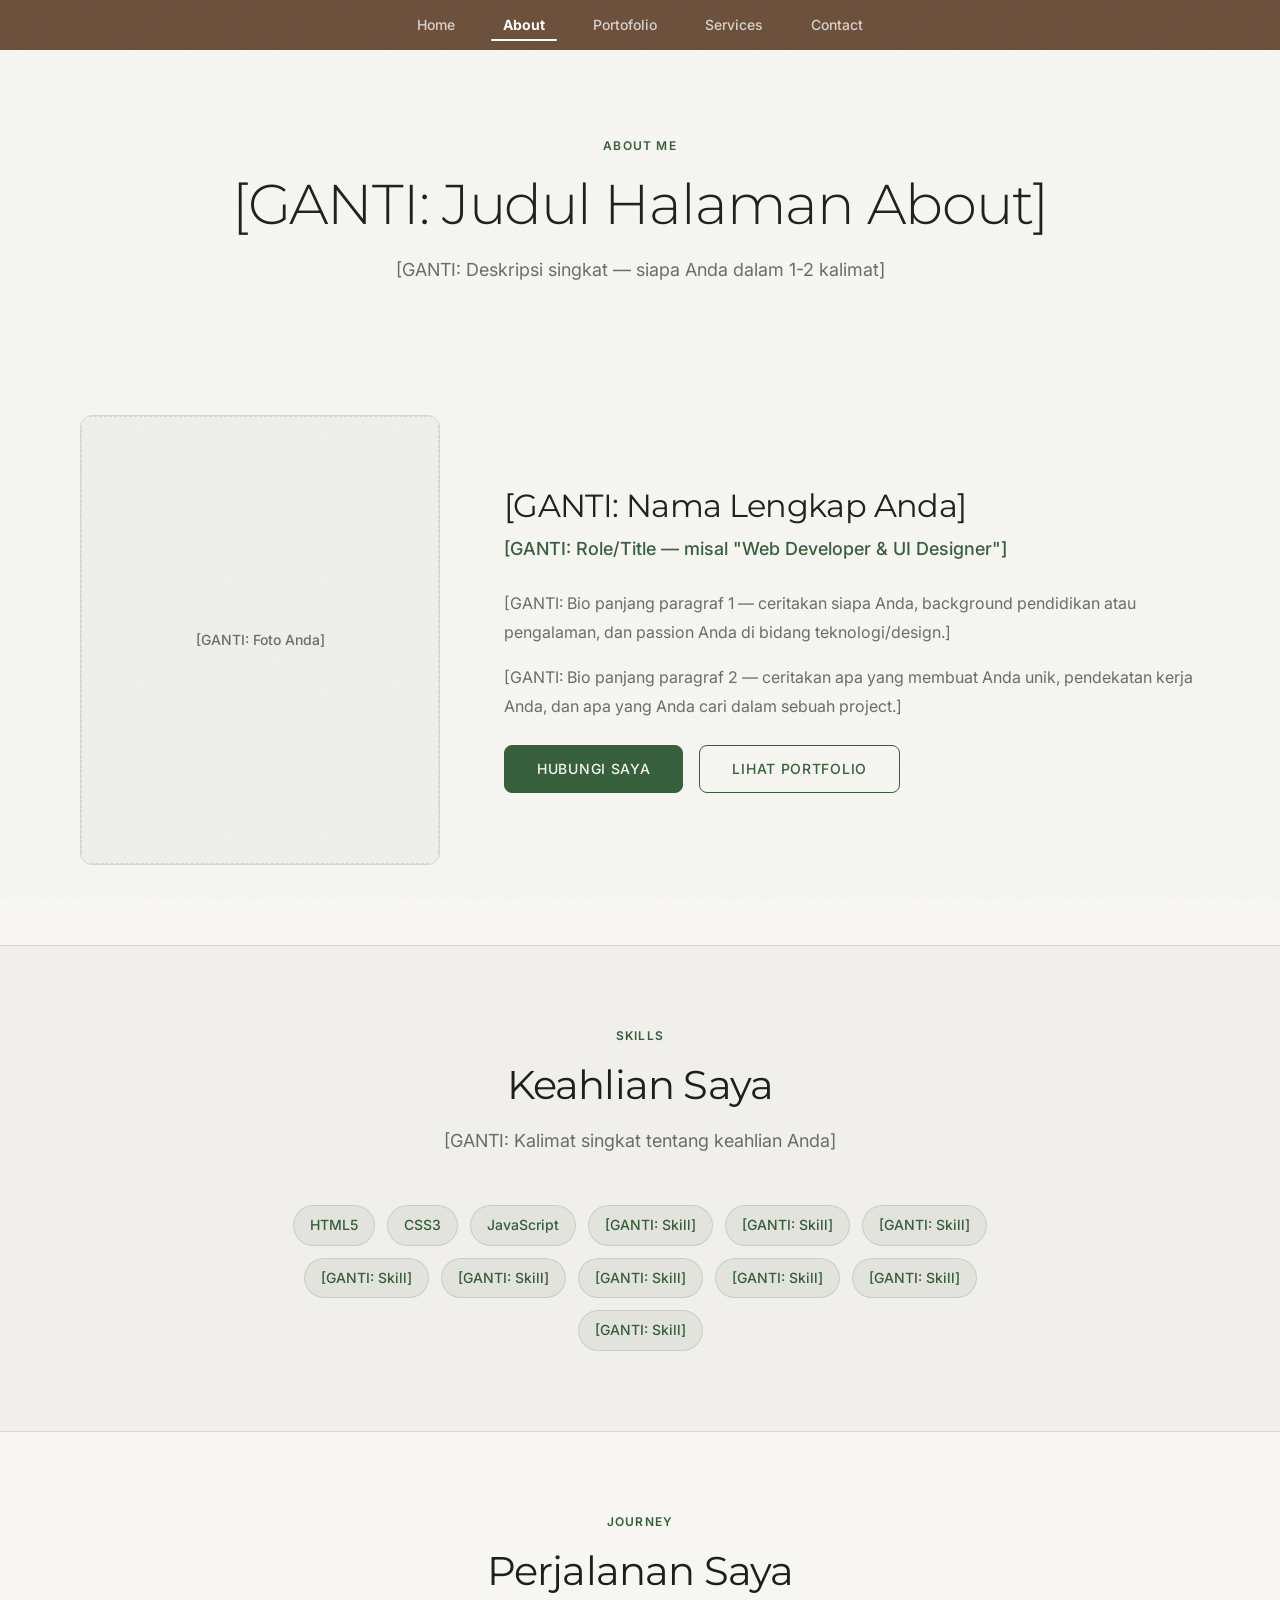
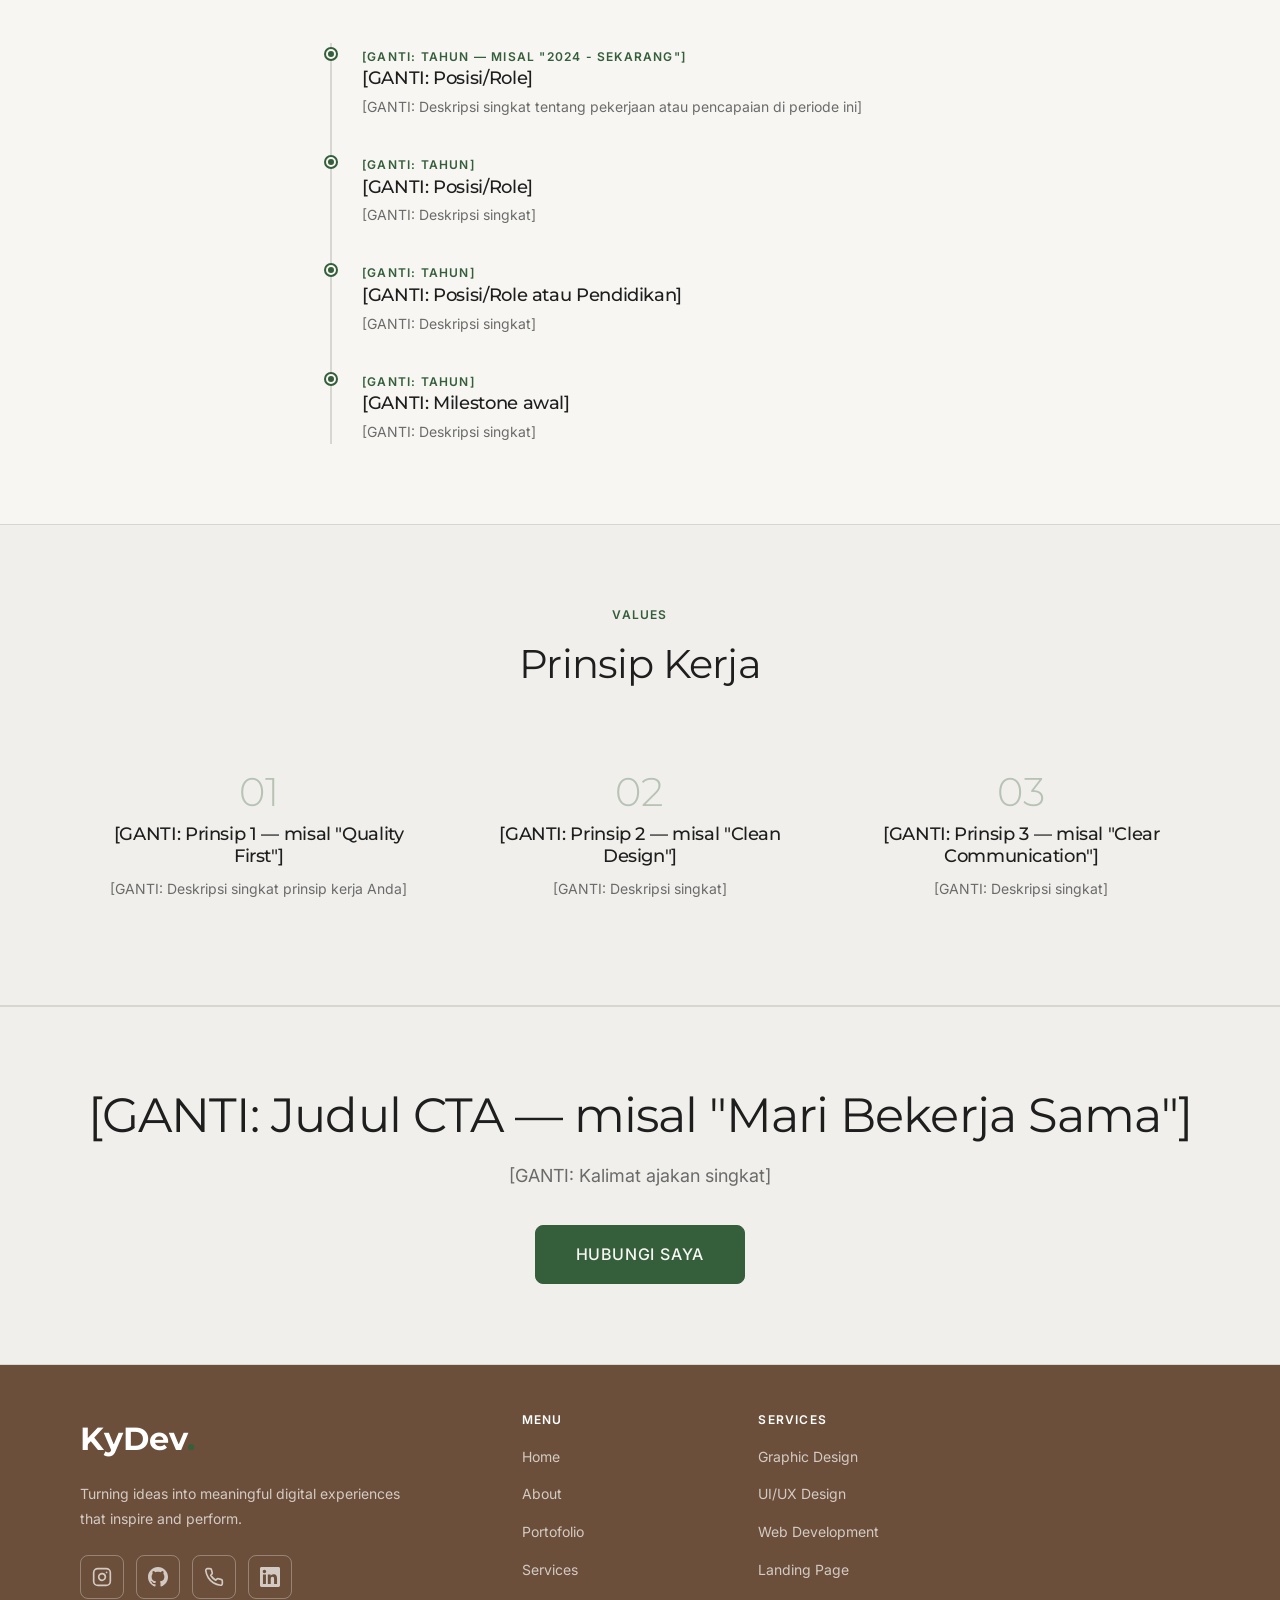
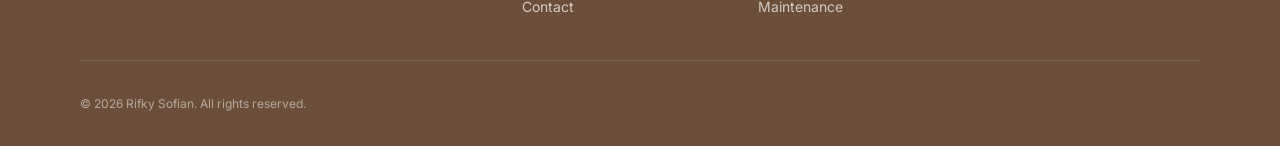
<file: about.html>
<!DOCTYPE html>
<html lang="id">

<head>
    <meta charset="UTF-8">
    <meta name="viewport" content="width=device-width, initial-scale=1.0">
    <meta name="description"
        content="Tentang Rifky Sofian — [GANTI: Deskripsi singkat tentang background dan keahlian Anda]">
    <meta name="author" content="Rifky Sofian">
    <title>About — Rifky Portfolio</title>
    <link rel="icon" type="image/svg+xml"
        href="data:image/svg+xml,%3Csvg xmlns='http://www.w3.org/2000/svg' viewBox='0 0 32 32'%3E%3Ccircle cx='16' cy='16' r='14' fill='%23355E3B'/%3E%3Ctext x='16' y='21' text-anchor='middle' fill='%23F7F6F2' font-family='serif' font-size='16' font-weight='bold'%3ER%3C/text%3E%3C/svg%3E">
    <link rel="stylesheet" href="assets/css/style.css">
</head>

<body>

    <!-- ════════════════════════════════════════
       NAVBAR
       ════════════════════════════════════════ -->
    <nav class="navbar navbar--home" id="navbar" role="navigation" aria-label="Navigasi utama">
        <div class="container navbar__inner navbar__inner--centered">
            <!-- Desktop Menu -->
            <ul class="navbar__menu navbar__menu--home" role="menubar">
                <li role="none"><a href="index.html" class="navbar__link navbar__link--home" role="menuitem">Home</a>
                </li>
                <li role="none"><a href="about.html" class="navbar__link navbar__link--home" role="menuitem">About</a>
                </li>
                <li role="none"><a href="portfolio.html" class="navbar__link navbar__link--home"
                        role="menuitem">Portofolio</a></li>
                <li role="none"><a href="services.html" class="navbar__link navbar__link--home"
                        role="menuitem">Services</a></li>
                <li role="none"><a href="contact.html" class="navbar__link navbar__link--home"
                        role="menuitem">Contact</a></li>
            </ul>

            <!-- Hamburger Button -->
            <button class="navbar__toggle" id="nav-toggle" aria-label="Toggle menu" aria-expanded="false">
                <span></span>
                <span></span>
                <span></span>
            </button>
        </div>

        <!-- Mobile Menu Overlay -->
        <div class="navbar__mobile" id="nav-mobile" role="dialog" aria-label="Menu navigasi mobile">
            <a href="index.html" class="navbar__mobile-link">Home</a>
            <a href="about.html" class="navbar__mobile-link">About</a>
            <a href="portfolio.html" class="navbar__mobile-link">Portofolio</a>
            <a href="services.html" class="navbar__mobile-link">Services</a>
            <a href="contact.html" class="navbar__mobile-link">Contact</a>
        </div>
    </nav>

    <!-- ════════════════════════════════════════
       PAGE HEADER
       ════════════════════════════════════════ -->
    <header class="page-header">
        <div class="container">
            <span class="section-label fade-in">About Me</span>
            <h1 class="page-header__title text-reveal">[GANTI: Judul Halaman About]</h1>
            <p class="page-header__desc fade-in">[GANTI: Deskripsi singkat — siapa Anda dalam 1-2 kalimat]</p>
        </div>
    </header>

    <!-- ════════════════════════════════════════
       INTRODUCTION
       ════════════════════════════════════════ -->
    <section class="section" id="introduction">
        <div class="container">
            <div class="about-intro">
                <!-- Photo -->
                <div class="about-intro__image slide-up">
                    <div class="img-placeholder" style="min-height: 400px;" role="img" aria-label="Foto Rifky Sofian">
                        [GANTI: Foto Anda]</div>
                </div>

                <!-- Bio -->
                <div class="slide-up">
                    <h2 class="about-intro__name">[GANTI: Nama Lengkap Anda]</h2>
                    <p class="about-intro__role">[GANTI: Role/Title — misal "Web Developer & UI Designer"]</p>
                    <p class="about-intro__bio">
                        [GANTI: Bio panjang paragraf 1 — ceritakan siapa Anda, background pendidikan atau pengalaman,
                        dan passion Anda di bidang teknologi/design.]
                    </p>
                    <p class="about-intro__bio">
                        [GANTI: Bio panjang paragraf 2 — ceritakan apa yang membuat Anda unik, pendekatan kerja Anda,
                        dan apa yang Anda cari dalam sebuah project.]
                    </p>
                    <div style="margin-top: var(--space-6); display: flex; gap: var(--space-4);">
                        <a href="contact.html" class="btn btn--primary">Hubungi Saya</a>
                        <a href="portfolio.html" class="btn btn--outline">Lihat Portfolio</a>
                    </div>
                </div>
            </div>
        </div>
    </section>

    <!-- ════════════════════════════════════════
       SKILLS
       ════════════════════════════════════════ -->
    <section class="section" id="skills"
        style="background-color: var(--color-surface-alt); border-top: var(--border-thin); border-bottom: var(--border-thin);">
        <div class="container">
            <div class="section-header">
                <span class="section-label fade-in">Skills</span>
                <h2 class="section-title text-reveal">Keahlian Saya</h2>
                <p class="section-subtitle fade-in">[GANTI: Kalimat singkat tentang keahlian Anda]</p>
            </div>

            <div class="skills-grid flex-center slide-up"
                style="max-width: 700px; margin: 0 auto; justify-content: center;">
                <!-- [GANTI: Tambah/hapus skill sesuai keahlian Anda] -->
                <span class="skill-tag">HTML5</span>
                <span class="skill-tag">CSS3</span>
                <span class="skill-tag">JavaScript</span>
                <span class="skill-tag">[GANTI: Skill]</span>
                <span class="skill-tag">[GANTI: Skill]</span>
                <span class="skill-tag">[GANTI: Skill]</span>
                <span class="skill-tag">[GANTI: Skill]</span>
                <span class="skill-tag">[GANTI: Skill]</span>
                <span class="skill-tag">[GANTI: Skill]</span>
                <span class="skill-tag">[GANTI: Skill]</span>
                <span class="skill-tag">[GANTI: Skill]</span>
                <span class="skill-tag">[GANTI: Skill]</span>
            </div>
        </div>
    </section>

    <!-- ════════════════════════════════════════
       JOURNEY / EXPERIENCE
       ════════════════════════════════════════ -->
    <section class="section" id="journey">
        <div class="container" style="max-width: 700px;">
            <div class="section-header">
                <span class="section-label fade-in">Journey</span>
                <h2 class="section-title text-reveal">Perjalanan Saya</h2>
            </div>

            <div class="timeline slide-up">
                <!-- [GANTI: Tambah/hapus timeline item sesuai pengalaman Anda] -->
                <div class="timeline-item">
                    <span class="timeline-item__year">[GANTI: Tahun — misal "2024 - Sekarang"]</span>
                    <h3 class="timeline-item__title">[GANTI: Posisi/Role]</h3>
                    <p class="timeline-item__desc">[GANTI: Deskripsi singkat tentang pekerjaan atau pencapaian di
                        periode ini]</p>
                </div>

                <div class="timeline-item">
                    <span class="timeline-item__year">[GANTI: Tahun]</span>
                    <h3 class="timeline-item__title">[GANTI: Posisi/Role]</h3>
                    <p class="timeline-item__desc">[GANTI: Deskripsi singkat]</p>
                </div>

                <div class="timeline-item">
                    <span class="timeline-item__year">[GANTI: Tahun]</span>
                    <h3 class="timeline-item__title">[GANTI: Posisi/Role atau Pendidikan]</h3>
                    <p class="timeline-item__desc">[GANTI: Deskripsi singkat]</p>
                </div>

                <div class="timeline-item">
                    <span class="timeline-item__year">[GANTI: Tahun]</span>
                    <h3 class="timeline-item__title">[GANTI: Milestone awal]</h3>
                    <p class="timeline-item__desc">[GANTI: Deskripsi singkat]</p>
                </div>
            </div>
        </div>
    </section>

    <!-- ════════════════════════════════════════
       VALUES
       ════════════════════════════════════════ -->
    <section class="section" id="values"
        style="background-color: var(--color-surface-alt); border-top: var(--border-thin); border-bottom: var(--border-thin);">
        <div class="container">
            <div class="section-header">
                <span class="section-label fade-in">Values</span>
                <h2 class="section-title text-reveal">Prinsip Kerja</h2>
            </div>

            <div class="grid grid--3 stagger">
                <div class="value-card slide-up">
                    <span class="value-card__number">01</span>
                    <h3 class="value-card__title">[GANTI: Prinsip 1 — misal "Quality First"]</h3>
                    <p class="value-card__desc">[GANTI: Deskripsi singkat prinsip kerja Anda]</p>
                </div>

                <div class="value-card slide-up">
                    <span class="value-card__number">02</span>
                    <h3 class="value-card__title">[GANTI: Prinsip 2 — misal "Clean Design"]</h3>
                    <p class="value-card__desc">[GANTI: Deskripsi singkat]</p>
                </div>

                <div class="value-card slide-up">
                    <span class="value-card__number">03</span>
                    <h3 class="value-card__title">[GANTI: Prinsip 3 — misal "Clear Communication"]</h3>
                    <p class="value-card__desc">[GANTI: Deskripsi singkat]</p>
                </div>
            </div>
        </div>
    </section>

    <!-- ════════════════════════════════════════
       CTA
       ════════════════════════════════════════ -->
    <section class="section cta-section" id="cta">
        <div class="container">
            <h2 class="cta-section__title text-reveal">[GANTI: Judul CTA — misal "Mari Bekerja Sama"]</h2>
            <p class="cta-section__desc fade-in">[GANTI: Kalimat ajakan singkat]</p>
            <a href="contact.html" class="btn btn--primary btn--lg slide-up">Hubungi Saya</a>
        </div>
    </section>

    <!-- ════════════════════════════════════════
       FOOTER
       ════════════════════════════════════════ -->
    <footer class="footer footer--home" id="footer" role="contentinfo">
        <div class="container">
            <div class="footer__inner">
                <!-- Brand -->
                <div class="footer__brand">
                    <a href="index.html" class="footer__logo">KyDev<span
                            style="color: var(--color-primary);">.</span></a>
                    <p class="footer__desc">Turning ideas into meaningful digital experiences that inspire and perform.
                    </p>
                    <div class="social-links">
                        <!-- Instagram -->
                        <a href="https://instagram.com/rfky.s" class="social-link" aria-label="Instagram"
                            target="_blank" rel="noopener noreferrer">
                            <svg xmlns="http://www.w3.org/2000/svg" viewBox="0 0 24 24" fill="none"
                                stroke="currentColor" stroke-width="2" stroke-linecap="round" stroke-linejoin="round">
                                <rect x="2" y="2" width="20" height="20" rx="5" ry="5"></rect>
                                <path d="M16 11.37A4 4 0 1 1 12.63 8 4 4 0 0 1 16 11.37z"></path>
                                <line x1="17.5" y1="6.5" x2="17.51" y2="6.5"></line>
                            </svg>
                        </a>
                        <!-- GitHub -->
                        <a href="https://github.com/Ucuydev" class="social-link" aria-label="GitHub" target="_blank"
                            rel="noopener noreferrer">
                            <svg xmlns="http://www.w3.org/2000/svg" viewBox="0 0 24 24" fill="currentColor">
                                <path
                                    d="M12 0c-6.626 0-12 5.373-12 12 0 5.302 3.438 9.8 8.207 11.387.599.111.793-.261.793-.577v-2.234c-3.338.726-4.033-1.416-4.033-1.416-.546-1.387-1.333-1.756-1.333-1.756-1.089-.745.083-.729.083-.729 1.205.084 1.839 1.237 1.839 1.237 1.07 1.834 2.807 1.304 3.492.997.107-.775.418-1.305.762-1.604-2.665-.305-5.467-1.334-5.467-5.931 0-1.311.469-2.381 1.236-3.221-.124-.303-.535-1.524.117-3.176 0 0 1.008-.322 3.301 1.23.957-.266 1.983-.399 3.003-.404 1.02.005 2.047.138 3.006.404 2.291-1.552 3.297-1.23 3.297-1.23.653 1.653.242 2.874.118 3.176.77.84 1.235 1.911 1.235 3.221 0 4.609-2.807 5.624-5.479 5.921.43.372.823 1.102.823 2.222v3.293c0 .319.192.694.801.576 4.765-1.589 8.199-6.086 8.199-11.386 0-6.627-5.373-12-12-12z" />
                            </svg>
                        </a>
                        <!-- Phone -->
                        <a href="tel:089525964525" class="social-link" aria-label="Phone">
                            <svg xmlns="http://www.w3.org/2000/svg" viewBox="0 0 24 24" fill="none"
                                stroke="currentColor" stroke-width="2" stroke-linecap="round" stroke-linejoin="round">
                                <path
                                    d="M22 16.92v3a2 2 0 0 1-2.18 2 19.79 19.79 0 0 1-8.63-3.07 19.5 19.5 0 0 1-6-6 19.79 19.79 0 0 1-3.07-8.67A2 2 0 0 1 4.11 2h3a2 2 0 0 1 2 1.72 12.84 12.84 0 0 0 .7 2.81 2 2 0 0 1-.45 2.11L8.09 9.91a16 16 0 0 0 6 6l1.27-1.27a2 2 0 0 1 2.11-.45 12.84 12.84 0 0 0 2.81.7A2 2 0 0 1 22 16.92z">
                                </path>
                            </svg>
                        </a>
                        <!-- LinkedIn -->
                        <a href="https://www.linkedin.com/in/rifky-sofian-633652274" class="social-link"
                            aria-label="LinkedIn" target="_blank" rel="noopener noreferrer">
                            <svg xmlns="http://www.w3.org/2000/svg" viewBox="0 0 24 24" fill="currentColor">
                                <path
                                    d="M20.447 20.452h-3.554v-5.569c0-1.328-.027-3.037-1.852-3.037-1.853 0-2.136 1.445-2.136 2.939v5.667H9.351V9h3.414v1.561h.046c.477-.9 1.637-1.85 3.37-1.85 3.601 0 4.267 2.37 4.267 5.455v6.286zM5.337 7.433c-1.144 0-2.063-.926-2.063-2.065 0-1.138.92-2.063 2.063-2.063 1.14 0 2.064.925 2.064 2.063 0 1.139-.925 2.065-2.064 2.065zm1.782 13.019H3.555V9h3.564v11.452zM22.225 0H1.771C.792 0 0 .774 0 1.729v20.542C0 23.227.792 24 1.771 24h20.451C23.2 24 24 23.227 24 22.271V1.729C24 .774 23.2 0 22.222 0h.003z" />
                            </svg>
                        </a>
                    </div>
                </div>

                <!-- Quick Links -->
                <div>
                    <h4 class="footer__heading">Menu</h4>
                    <ul class="footer__links">
                        <li><a href="index.html" class="footer__link">Home</a></li>
                        <li><a href="about.html" class="footer__link">About</a></li>
                        <li><a href="portfolio.html" class="footer__link">Portofolio</a></li>
                        <li><a href="services.html" class="footer__link">Services</a></li>
                        <li><a href="contact.html" class="footer__link">Contact</a></li>
                    </ul>
                </div>

                <!-- Services -->
                <div>
                    <h4 class="footer__heading">Services</h4>
                    <ul class="footer__links">
                        <li><a href="services.html" class="footer__link">Graphic Design</a></li>
                        <li><a href="services.html" class="footer__link">UI/UX Design</a></li>
                        <li><a href="services.html" class="footer__link">Web Development</a></li>
                        <li><a href="services.html" class="footer__link">Landing Page</a></li>
                        <li><a href="services.html" class="footer__link">Maintenance</a></li>
                    </ul>
                </div>
            </div>

            <!-- Bottom -->
            <div class="footer__bottom">
                <p class="footer__copyright">&copy; 2026 Rifky Sofian. All rights reserved.</p>
            </div>
        </div>
    </footer>

    <script src="assets/js/main.js"></script>
</body>

</html>
</file>
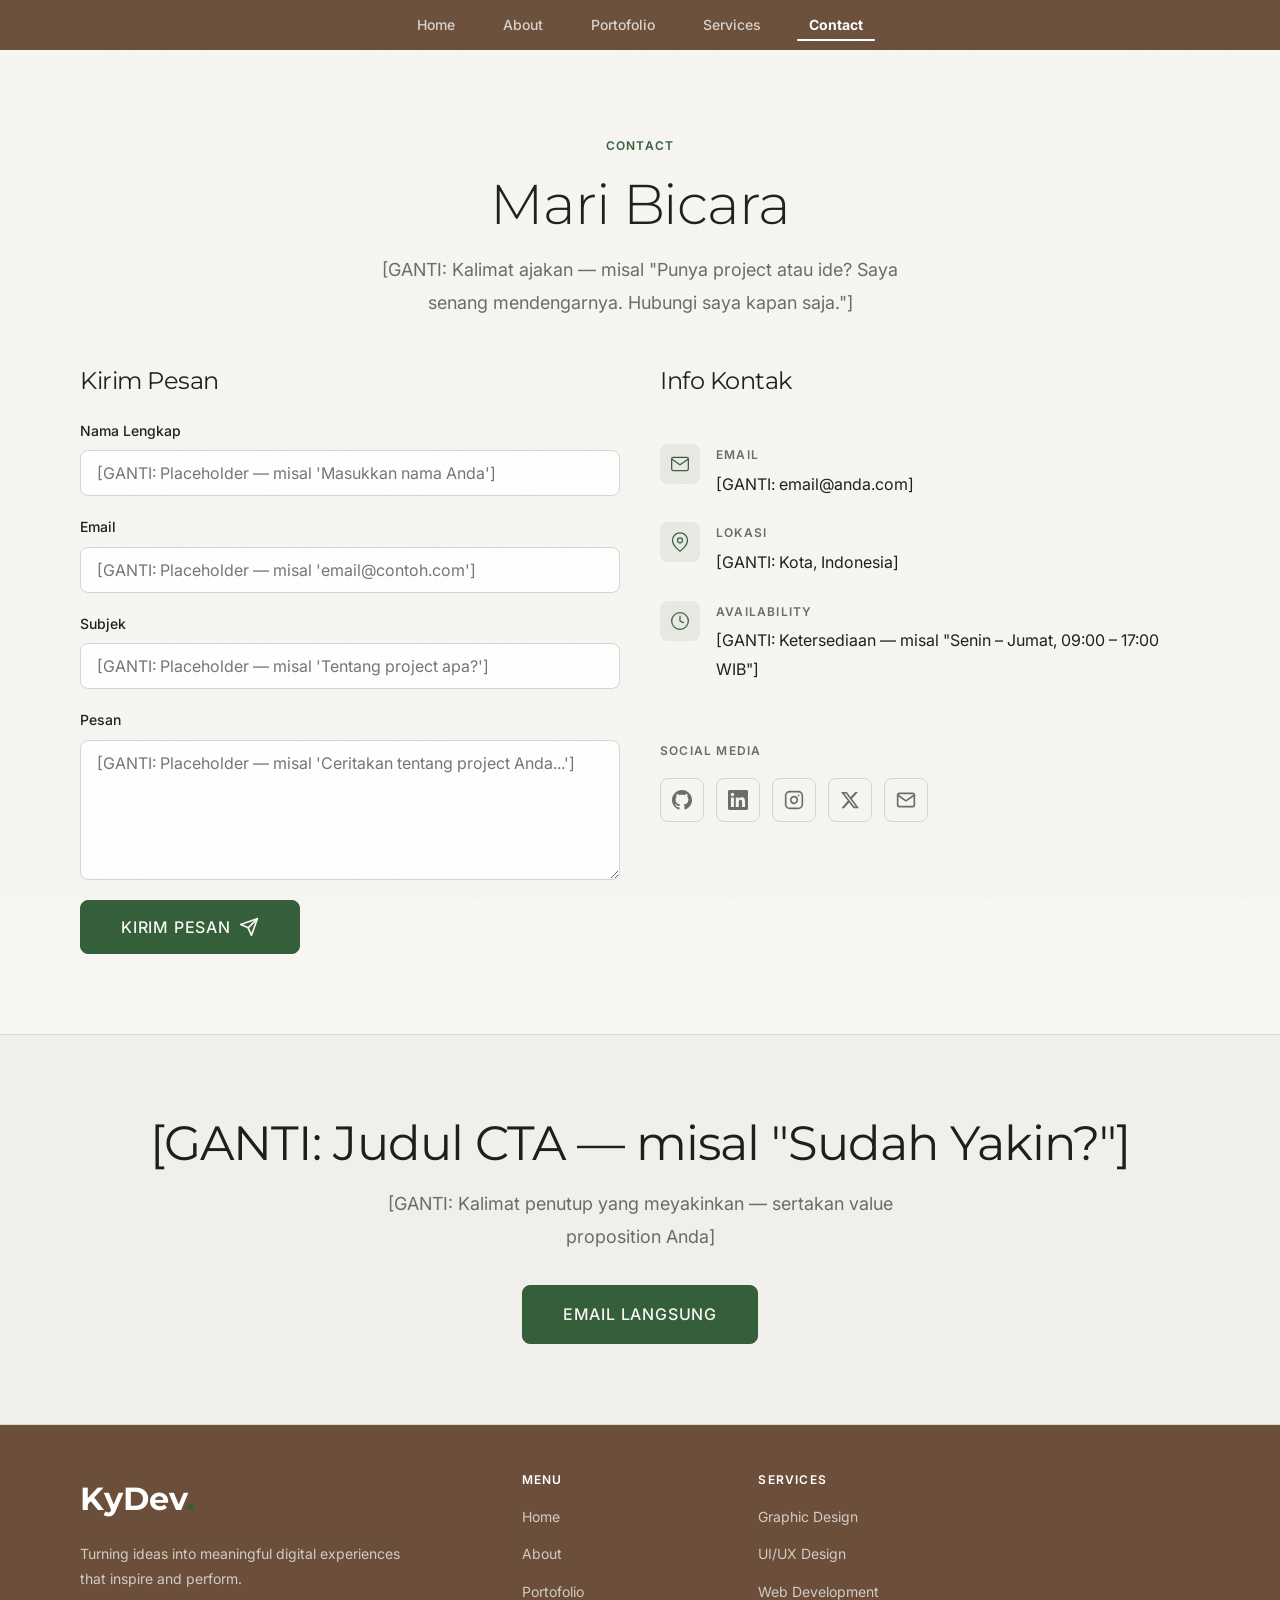
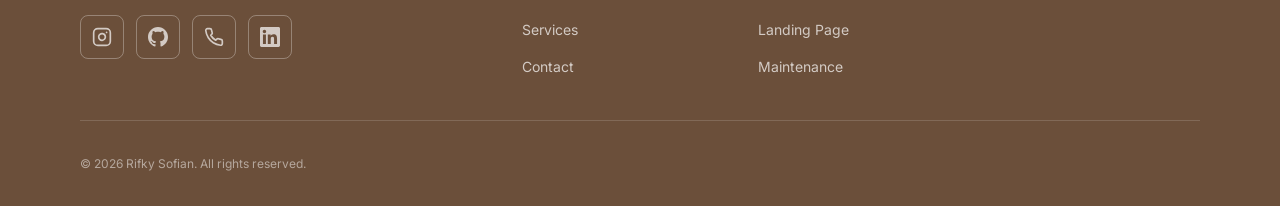
<file: contact.html>
<!DOCTYPE html>
<html lang="id">

<head>
  <meta charset="UTF-8">
  <meta name="viewport" content="width=device-width, initial-scale=1.0">
  <meta name="description"
    content="Hubungi Rifky Sofian — [GANTI: Deskripsi singkat bagaimana client bisa menghubungi Anda]">
  <meta name="author" content="Rifky Sofian">
  <title>Contact — Rifky Portfolio</title>
  <link rel="icon" type="image/svg+xml"
    href="data:image/svg+xml,%3Csvg xmlns='http://www.w3.org/2000/svg' viewBox='0 0 32 32'%3E%3Ccircle cx='16' cy='16' r='14' fill='%23355E3B'/%3E%3Ctext x='16' y='21' text-anchor='middle' fill='%23F7F6F2' font-family='serif' font-size='16' font-weight='bold'%3ER%3C/text%3E%3C/svg%3E">
  <link rel="stylesheet" href="assets/css/style.css">
</head>

<body>

  <!-- ════════════════════════════════════════
       NAVBAR
       ════════════════════════════════════════ -->
  <nav class="navbar navbar--home" id="navbar" role="navigation" aria-label="Navigasi utama">
      <div class="container navbar__inner navbar__inner--centered">
          <!-- Desktop Menu -->
          <ul class="navbar__menu navbar__menu--home" role="menubar">
              <li role="none"><a href="index.html" class="navbar__link navbar__link--home" role="menuitem">Home</a>
              </li>
              <li role="none"><a href="about.html" class="navbar__link navbar__link--home" role="menuitem">About</a>
              </li>
              <li role="none"><a href="portfolio.html" class="navbar__link navbar__link--home"
                      role="menuitem">Portofolio</a></li>
              <li role="none"><a href="services.html" class="navbar__link navbar__link--home"
                      role="menuitem">Services</a></li>
              <li role="none"><a href="contact.html" class="navbar__link navbar__link--home"
                      role="menuitem">Contact</a></li>
          </ul>

          <!-- Hamburger Button -->
          <button class="navbar__toggle" id="nav-toggle" aria-label="Toggle menu" aria-expanded="false">
              <span></span>
              <span></span>
              <span></span>
          </button>
      </div>

      <!-- Mobile Menu Overlay -->
      <div class="navbar__mobile" id="nav-mobile" role="dialog" aria-label="Menu navigasi mobile">
          <a href="index.html" class="navbar__mobile-link">Home</a>
          <a href="about.html" class="navbar__mobile-link">About</a>
          <a href="portfolio.html" class="navbar__mobile-link">Portofolio</a>
          <a href="services.html" class="navbar__mobile-link">Services</a>
          <a href="contact.html" class="navbar__mobile-link">Contact</a>
      </div>
  </nav>

  <!-- ════════════════════════════════════════
       PAGE HEADER
       ════════════════════════════════════════ -->
  <header class="page-header">
    <div class="container">
      <span class="section-label fade-in">Contact</span>
      <h1 class="page-header__title text-reveal">Mari Bicara</h1>
      <p class="page-header__desc fade-in">[GANTI: Kalimat ajakan — misal "Punya project atau ide? Saya senang
        mendengarnya. Hubungi saya kapan saja."]</p>
    </div>
  </header>

  <!-- ════════════════════════════════════════
       CONTACT FORM & INFO
       ════════════════════════════════════════ -->
  <section class="section" id="contact" style="padding-top: 0;">
    <div class="container">
      <div class="contact-layout">

        <!-- Contact Form -->
        <div class="slide-up">
          <h2 style="font-size: var(--fs-xl); margin-bottom: var(--space-6);">Kirim Pesan</h2>

          <form class="form" id="contact-form" novalidate>

            <div class="form-group">
              <label for="contact-name" class="form-label">Nama Lengkap</label>
              <input type="text" id="contact-name" name="name" class="form-input"
                placeholder="[GANTI: Placeholder — misal 'Masukkan nama Anda']" required autocomplete="name">
              <span class="form-error" id="error-name">Nama harus minimal 2 karakter.</span>
            </div>

            <div class="form-group">
              <label for="contact-email" class="form-label">Email</label>
              <input type="email" id="contact-email" name="email" class="form-input"
                placeholder="[GANTI: Placeholder — misal 'email@contoh.com']" required autocomplete="email">
              <span class="form-error" id="error-email">Masukkan alamat email yang valid.</span>
            </div>

            <div class="form-group">
              <label for="contact-subject" class="form-label">Subjek</label>
              <input type="text" id="contact-subject" name="subject" class="form-input"
                placeholder="[GANTI: Placeholder — misal 'Tentang project apa?']" required>
              <span class="form-error" id="error-subject">Subjek harus minimal 3 karakter.</span>
            </div>

            <div class="form-group">
              <label for="contact-message" class="form-label">Pesan</label>
              <textarea id="contact-message" name="message" class="form-textarea"
                placeholder="[GANTI: Placeholder — misal 'Ceritakan tentang project Anda...']" required></textarea>
              <span class="form-error" id="error-message">Pesan harus minimal 10 karakter.</span>
            </div>

            <div class="form-success" id="form-success">
              ✓ Pesan berhasil dikirim! Saya akan segera membalas. Terima kasih!
            </div>

            <button type="submit" class="btn btn--primary btn--lg" style="align-self: flex-start;">
              Kirim Pesan
              <svg width="20" height="20" viewBox="0 0 24 24" fill="none" stroke="currentColor" stroke-width="2"
                stroke-linecap="round" stroke-linejoin="round">
                <line x1="22" y1="2" x2="11" y2="13"></line>
                <polygon points="22 2 15 22 11 13 2 9 22 2"></polygon>
              </svg>
            </button>
          </form>
        </div>

        <!-- Contact Info -->
        <div class="contact-info slide-up">
          <h2 style="font-size: var(--fs-xl); margin-bottom: var(--space-6);">Info Kontak</h2>

          <div class="contact-info__item">
            <div class="contact-info__icon">
              <svg xmlns="http://www.w3.org/2000/svg" viewBox="0 0 24 24" fill="none" stroke="currentColor"
                stroke-width="1.5" stroke-linecap="round" stroke-linejoin="round">
                <path d="M4 4h16c1.1 0 2 .9 2 2v12c0 1.1-.9 2-2 2H4c-1.1 0-2-.9-2-2V6c0-1.1.9-2 2-2z">
                </path>
                <polyline points="22,6 12,13 2,6"></polyline>
              </svg>
            </div>
            <div>
              <p class="contact-info__label">Email</p>
              <p class="contact-info__value">[GANTI: email@anda.com]</p>
            </div>
          </div>

          <div class="contact-info__item">
            <div class="contact-info__icon">
              <svg xmlns="http://www.w3.org/2000/svg" viewBox="0 0 24 24" fill="none" stroke="currentColor"
                stroke-width="1.5" stroke-linecap="round" stroke-linejoin="round">
                <path d="M21 10c0 7-9 13-9 13s-9-6-9-13a9 9 0 0 1 18 0z"></path>
                <circle cx="12" cy="10" r="3"></circle>
              </svg>
            </div>
            <div>
              <p class="contact-info__label">Lokasi</p>
              <p class="contact-info__value">[GANTI: Kota, Indonesia]</p>
            </div>
          </div>

          <div class="contact-info__item">
            <div class="contact-info__icon">
              <svg xmlns="http://www.w3.org/2000/svg" viewBox="0 0 24 24" fill="none" stroke="currentColor"
                stroke-width="1.5" stroke-linecap="round" stroke-linejoin="round">
                <circle cx="12" cy="12" r="10"></circle>
                <polyline points="12 6 12 12 16 14"></polyline>
              </svg>
            </div>
            <div>
              <p class="contact-info__label">Availability</p>
              <p class="contact-info__value">[GANTI: Ketersediaan — misal "Senin – Jumat, 09:00 – 17:00
                WIB"]</p>
            </div>
          </div>

          <!-- Social Media Links -->
          <div style="margin-top: var(--space-8);">
            <p class="contact-info__label" style="margin-bottom: var(--space-4);">Social Media</p>
            <div class="social-links">
              <a href="[GANTI: URL GitHub]" class="social-link" aria-label="GitHub" target="_blank"
                rel="noopener noreferrer">
                <svg xmlns="http://www.w3.org/2000/svg" viewBox="0 0 24 24" fill="currentColor">
                  <path
                    d="M12 0c-6.626 0-12 5.373-12 12 0 5.302 3.438 9.8 8.207 11.387.599.111.793-.261.793-.577v-2.234c-3.338.726-4.033-1.416-4.033-1.416-.546-1.387-1.333-1.756-1.333-1.756-1.089-.745.083-.729.083-.729 1.205.084 1.839 1.237 1.839 1.237 1.07 1.834 2.807 1.304 3.492.997.107-.775.418-1.305.762-1.604-2.665-.305-5.467-1.334-5.467-5.931 0-1.311.469-2.381 1.236-3.221-.124-.303-.535-1.524.117-3.176 0 0 1.008-.322 3.301 1.23.957-.266 1.983-.399 3.003-.404 1.02.005 2.047.138 3.006.404 2.291-1.552 3.297-1.23 3.297-1.23.653 1.653.242 2.874.118 3.176.77.84 1.235 1.911 1.235 3.221 0 4.609-2.807 5.624-5.479 5.921.43.372.823 1.102.823 2.222v3.293c0 .319.192.694.801.576 4.765-1.589 8.199-6.086 8.199-11.386 0-6.627-5.373-12-12-12z" />
                </svg>
              </a>
              <a href="[GANTI: URL LinkedIn]" class="social-link" aria-label="LinkedIn" target="_blank"
                rel="noopener noreferrer">
                <svg xmlns="http://www.w3.org/2000/svg" viewBox="0 0 24 24" fill="currentColor">
                  <path
                    d="M20.447 20.452h-3.554v-5.569c0-1.328-.027-3.037-1.852-3.037-1.853 0-2.136 1.445-2.136 2.939v5.667H9.351V9h3.414v1.561h.046c.477-.9 1.637-1.85 3.37-1.85 3.601 0 4.267 2.37 4.267 5.455v6.286zM5.337 7.433c-1.144 0-2.063-.926-2.063-2.065 0-1.138.92-2.063 2.063-2.063 1.14 0 2.064.925 2.064 2.063 0 1.139-.925 2.065-2.064 2.065zm1.782 13.019H3.555V9h3.564v11.452zM22.225 0H1.771C.792 0 0 .774 0 1.729v20.542C0 23.227.792 24 1.771 24h20.451C23.2 24 24 23.227 24 22.271V1.729C24 .774 23.2 0 22.222 0h.003z" />
                </svg>
              </a>
              <a href="[GANTI: URL Instagram]" class="social-link" aria-label="Instagram" target="_blank"
                rel="noopener noreferrer">
                <svg xmlns="http://www.w3.org/2000/svg" viewBox="0 0 24 24" fill="none" stroke="currentColor"
                  stroke-width="2" stroke-linecap="round" stroke-linejoin="round">
                  <rect x="2" y="2" width="20" height="20" rx="5" ry="5"></rect>
                  <path d="M16 11.37A4 4 0 1 1 12.63 8 4 4 0 0 1 16 11.37z"></path>
                  <line x1="17.5" y1="6.5" x2="17.51" y2="6.5"></line>
                </svg>
              </a>
              <a href="[GANTI: URL Twitter/X]" class="social-link" aria-label="Twitter" target="_blank"
                rel="noopener noreferrer">
                <svg xmlns="http://www.w3.org/2000/svg" viewBox="0 0 24 24" fill="currentColor">
                  <path
                    d="M18.244 2.25h3.308l-7.227 8.26 8.502 11.24H16.17l-5.214-6.817L4.99 21.75H1.68l7.73-8.835L1.254 2.25H8.08l4.713 6.231zm-1.161 17.52h1.833L7.084 4.126H5.117z" />
                </svg>
              </a>
              <a href="mailto:[GANTI: email@anda.com]" class="social-link" aria-label="Email">
                <svg xmlns="http://www.w3.org/2000/svg" viewBox="0 0 24 24" fill="none" stroke="currentColor"
                  stroke-width="2" stroke-linecap="round" stroke-linejoin="round">
                  <path d="M4 4h16c1.1 0 2 .9 2 2v12c0 1.1-.9 2-2 2H4c-1.1 0-2-.9-2-2V6c0-1.1.9-2 2-2z">
                  </path>
                  <polyline points="22,6 12,13 2,6"></polyline>
                </svg>
              </a>
            </div>
          </div>
        </div>

      </div>
    </div>
  </section>

  <!-- ════════════════════════════════════════
       CTA
       ════════════════════════════════════════ -->
  <section class="section cta-section" id="cta">
    <div class="container">
      <h2 class="cta-section__title text-reveal">[GANTI: Judul CTA — misal "Sudah Yakin?"]</h2>
      <p class="cta-section__desc fade-in">[GANTI: Kalimat penutup yang meyakinkan — sertakan value proposition
        Anda]</p>
      <a href="mailto:[GANTI: email@anda.com]" class="btn btn--primary btn--lg slide-up">Email Langsung</a>
    </div>
  </section>

  <!-- ════════════════════════════════════════
       FOOTER
       ════════════════════════════════════════ -->
  <footer class="footer footer--home" id="footer" role="contentinfo">
      <div class="container">
          <div class="footer__inner">
              <!-- Brand -->
              <div class="footer__brand">
                  <a href="index.html" class="footer__logo">KyDev<span
                          style="color: var(--color-primary);">.</span></a>
                  <p class="footer__desc">Turning ideas into meaningful digital experiences that inspire and perform.
                  </p>
                  <div class="social-links">
                      <!-- Instagram -->
                      <a href="https://instagram.com/rfky.s" class="social-link" aria-label="Instagram"
                          target="_blank" rel="noopener noreferrer">
                          <svg xmlns="http://www.w3.org/2000/svg" viewBox="0 0 24 24" fill="none"
                              stroke="currentColor" stroke-width="2" stroke-linecap="round" stroke-linejoin="round">
                              <rect x="2" y="2" width="20" height="20" rx="5" ry="5"></rect>
                              <path d="M16 11.37A4 4 0 1 1 12.63 8 4 4 0 0 1 16 11.37z"></path>
                              <line x1="17.5" y1="6.5" x2="17.51" y2="6.5"></line>
                          </svg>
                      </a>
                      <!-- GitHub -->
                      <a href="https://github.com/Ucuydev" class="social-link" aria-label="GitHub" target="_blank"
                          rel="noopener noreferrer">
                          <svg xmlns="http://www.w3.org/2000/svg" viewBox="0 0 24 24" fill="currentColor">
                              <path
                                  d="M12 0c-6.626 0-12 5.373-12 12 0 5.302 3.438 9.8 8.207 11.387.599.111.793-.261.793-.577v-2.234c-3.338.726-4.033-1.416-4.033-1.416-.546-1.387-1.333-1.756-1.333-1.756-1.089-.745.083-.729.083-.729 1.205.084 1.839 1.237 1.839 1.237 1.07 1.834 2.807 1.304 3.492.997.107-.775.418-1.305.762-1.604-2.665-.305-5.467-1.334-5.467-5.931 0-1.311.469-2.381 1.236-3.221-.124-.303-.535-1.524.117-3.176 0 0 1.008-.322 3.301 1.23.957-.266 1.983-.399 3.003-.404 1.02.005 2.047.138 3.006.404 2.291-1.552 3.297-1.23 3.297-1.23.653 1.653.242 2.874.118 3.176.77.84 1.235 1.911 1.235 3.221 0 4.609-2.807 5.624-5.479 5.921.43.372.823 1.102.823 2.222v3.293c0 .319.192.694.801.576 4.765-1.589 8.199-6.086 8.199-11.386 0-6.627-5.373-12-12-12z" />
                          </svg>
                      </a>
                      <!-- Phone -->
                      <a href="tel:089525964525" class="social-link" aria-label="Phone">
                          <svg xmlns="http://www.w3.org/2000/svg" viewBox="0 0 24 24" fill="none"
                              stroke="currentColor" stroke-width="2" stroke-linecap="round" stroke-linejoin="round">
                              <path
                                  d="M22 16.92v3a2 2 0 0 1-2.18 2 19.79 19.79 0 0 1-8.63-3.07 19.5 19.5 0 0 1-6-6 19.79 19.79 0 0 1-3.07-8.67A2 2 0 0 1 4.11 2h3a2 2 0 0 1 2 1.72 12.84 12.84 0 0 0 .7 2.81 2 2 0 0 1-.45 2.11L8.09 9.91a16 16 0 0 0 6 6l1.27-1.27a2 2 0 0 1 2.11-.45 12.84 12.84 0 0 0 2.81.7A2 2 0 0 1 22 16.92z">
                              </path>
                          </svg>
                      </a>
                      <!-- LinkedIn -->
                      <a href="https://www.linkedin.com/in/rifky-sofian-633652274" class="social-link"
                          aria-label="LinkedIn" target="_blank" rel="noopener noreferrer">
                          <svg xmlns="http://www.w3.org/2000/svg" viewBox="0 0 24 24" fill="currentColor">
                              <path
                                  d="M20.447 20.452h-3.554v-5.569c0-1.328-.027-3.037-1.852-3.037-1.853 0-2.136 1.445-2.136 2.939v5.667H9.351V9h3.414v1.561h.046c.477-.9 1.637-1.85 3.37-1.85 3.601 0 4.267 2.37 4.267 5.455v6.286zM5.337 7.433c-1.144 0-2.063-.926-2.063-2.065 0-1.138.92-2.063 2.063-2.063 1.14 0 2.064.925 2.064 2.063 0 1.139-.925 2.065-2.064 2.065zm1.782 13.019H3.555V9h3.564v11.452zM22.225 0H1.771C.792 0 0 .774 0 1.729v20.542C0 23.227.792 24 1.771 24h20.451C23.2 24 24 23.227 24 22.271V1.729C24 .774 23.2 0 22.222 0h.003z" />
                          </svg>
                      </a>
                  </div>
              </div>

              <!-- Quick Links -->
              <div>
                  <h4 class="footer__heading">Menu</h4>
                  <ul class="footer__links">
                      <li><a href="index.html" class="footer__link">Home</a></li>
                      <li><a href="about.html" class="footer__link">About</a></li>
                      <li><a href="portfolio.html" class="footer__link">Portofolio</a></li>
                      <li><a href="services.html" class="footer__link">Services</a></li>
                      <li><a href="contact.html" class="footer__link">Contact</a></li>
                  </ul>
              </div>

              <!-- Services -->
              <div>
                  <h4 class="footer__heading">Services</h4>
                  <ul class="footer__links">
                      <li><a href="services.html" class="footer__link">Graphic Design</a></li>
                      <li><a href="services.html" class="footer__link">UI/UX Design</a></li>
                      <li><a href="services.html" class="footer__link">Web Development</a></li>
                      <li><a href="services.html" class="footer__link">Landing Page</a></li>
                      <li><a href="services.html" class="footer__link">Maintenance</a></li>
                  </ul>
              </div>
          </div>

          <!-- Bottom -->
          <div class="footer__bottom">
              <p class="footer__copyright">&copy; 2026 Rifky Sofian. All rights reserved.</p>
          </div>
      </div>
  </footer>

  <script src="assets/js/main.js"></script>
</body>

</html>
</file>
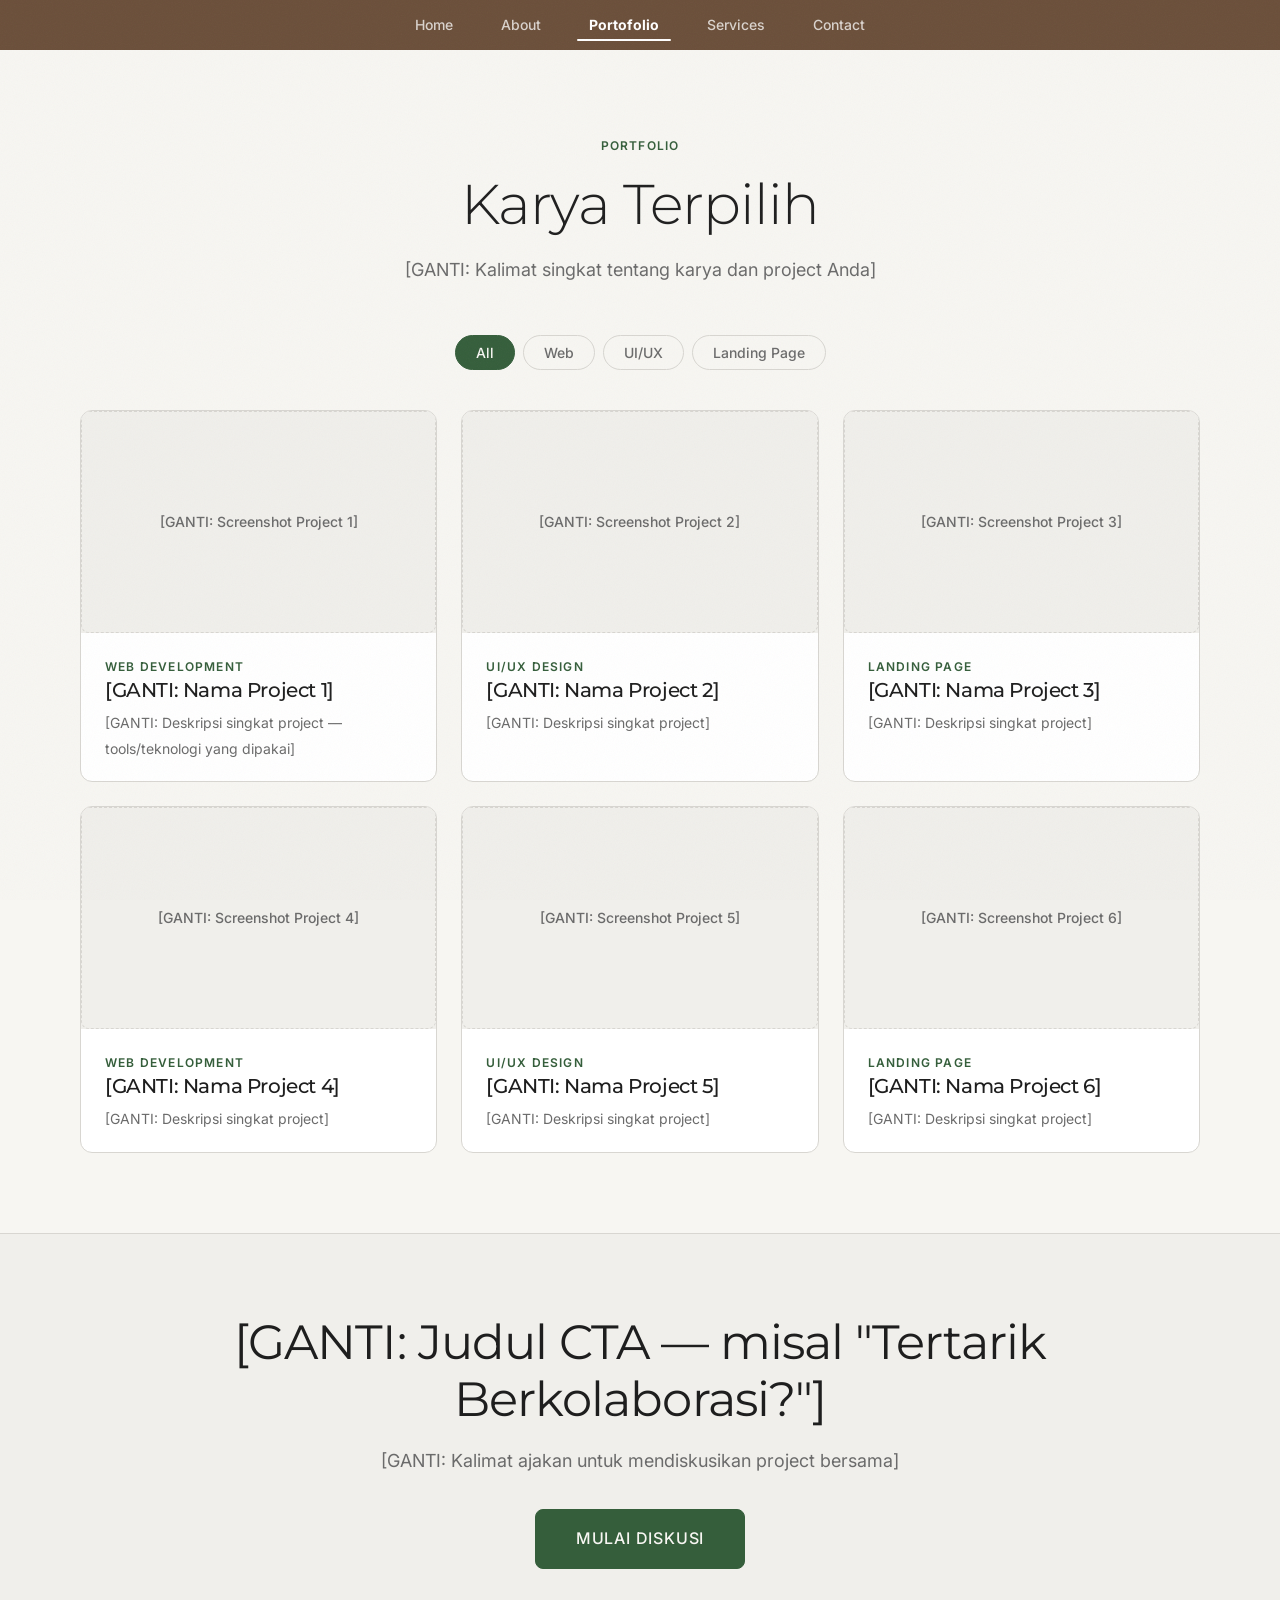
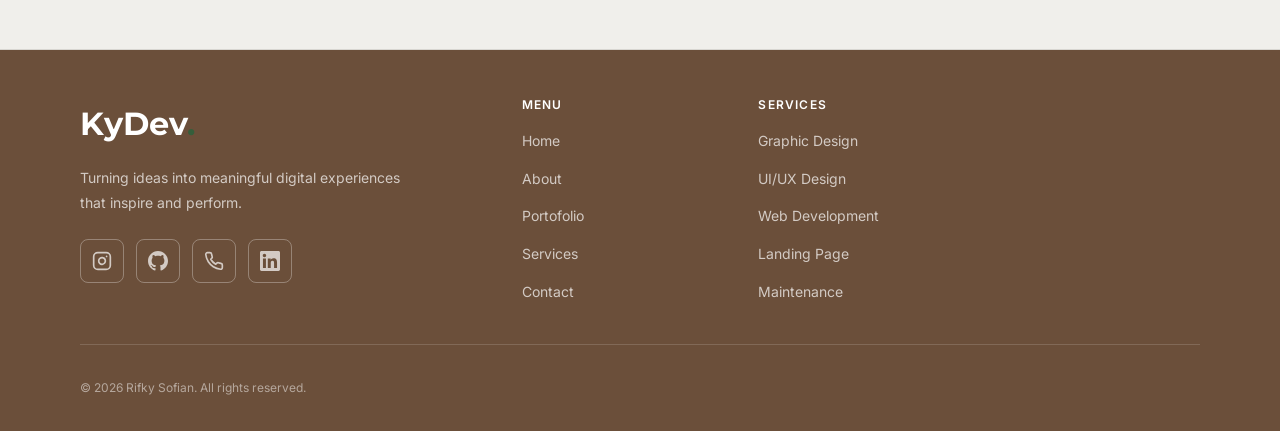
<file: portfolio.html>
<!DOCTYPE html>
<html lang="id">

<head>
  <meta charset="UTF-8">
  <meta name="viewport" content="width=device-width, initial-scale=1.0">
  <meta name="description" content="Portfolio Rifky Sofian — [GANTI: Deskripsi singkat project dan karya Anda]">
  <meta name="author" content="Rifky Sofian">
  <title>Portfolio — Rifky Portfolio</title>
  <link rel="icon" type="image/svg+xml"
    href="data:image/svg+xml,%3Csvg xmlns='http://www.w3.org/2000/svg' viewBox='0 0 32 32'%3E%3Ccircle cx='16' cy='16' r='14' fill='%23355E3B'/%3E%3Ctext x='16' y='21' text-anchor='middle' fill='%23F7F6F2' font-family='serif' font-size='16' font-weight='bold'%3ER%3C/text%3E%3C/svg%3E">
  <link rel="stylesheet" href="assets/css/style.css">
</head>

<body>

  <!-- ════════════════════════════════════════
       NAVBAR
       ════════════════════════════════════════ -->
  <nav class="navbar navbar--home" id="navbar" role="navigation" aria-label="Navigasi utama">
    <div class="container navbar__inner navbar__inner--centered">
      <!-- Desktop Menu -->
      <ul class="navbar__menu navbar__menu--home" role="menubar">
        <li role="none"><a href="index.html" class="navbar__link navbar__link--home" role="menuitem">Home</a>
        </li>
        <li role="none"><a href="about.html" class="navbar__link navbar__link--home" role="menuitem">About</a>
        </li>
        <li role="none"><a href="portfolio.html" class="navbar__link navbar__link--home" role="menuitem">Portofolio</a>
        </li>
        <li role="none"><a href="services.html" class="navbar__link navbar__link--home" role="menuitem">Services</a>
        </li>
        <li role="none"><a href="contact.html" class="navbar__link navbar__link--home" role="menuitem">Contact</a></li>
      </ul>

      <!-- Hamburger Button -->
      <button class="navbar__toggle" id="nav-toggle" aria-label="Toggle menu" aria-expanded="false">
        <span></span>
        <span></span>
        <span></span>
      </button>
    </div>

    <!-- Mobile Menu Overlay -->
    <div class="navbar__mobile" id="nav-mobile" role="dialog" aria-label="Menu navigasi mobile">
      <a href="index.html" class="navbar__mobile-link">Home</a>
      <a href="about.html" class="navbar__mobile-link">About</a>
      <a href="portfolio.html" class="navbar__mobile-link">Portofolio</a>
      <a href="services.html" class="navbar__mobile-link">Services</a>
      <a href="contact.html" class="navbar__mobile-link">Contact</a>
    </div>
  </nav>

  <!-- ════════════════════════════════════════
       PAGE HEADER
       ════════════════════════════════════════ -->
  <header class="page-header">
    <div class="container">
      <span class="section-label fade-in">Portfolio</span>
      <h1 class="page-header__title text-reveal">Karya Terpilih</h1>
      <p class="page-header__desc fade-in">[GANTI: Kalimat singkat tentang karya dan project Anda]</p>
    </div>
  </header>

  <!-- ════════════════════════════════════════
       PORTFOLIO GRID
       ════════════════════════════════════════ -->
  <section class="section" id="portfolio-grid" style="padding-top: 0;">
    <div class="container">

      <!-- Filter Buttons -->
      <div class="filter-bar fade-in" role="group" aria-label="Filter kategori project">
        <button class="filter-btn active" data-filter="all">All</button>
        <button class="filter-btn" data-filter="web">Web</button>
        <button class="filter-btn" data-filter="ui-ux">UI/UX</button>
        <button class="filter-btn" data-filter="landing-page">Landing Page</button>
      </div>

      <!-- Projects Grid -->
      <div class="grid grid--3 stagger">

        <!-- Project 1 -->
        <article class="project-card slide-up" data-category="web">
          <div class="project-card__image">
            <div class="img-placeholder" role="img" aria-label="[GANTI: Nama Project 1]">[GANTI: Screenshot Project 1]
            </div>
            <div class="project-card__overlay">
              <h2 class="project-card__overlay-title">[GANTI: Nama Project 1]</h2>
              <p class="project-card__overlay-desc">[GANTI: Deskripsi singkat]</p>
              <div class="project-card__overlay-links">
                <a href="[GANTI: URL Demo]" target="_blank" rel="noopener noreferrer">Demo</a>
                <a href="[GANTI: URL GitHub]" target="_blank" rel="noopener noreferrer">GitHub</a>
              </div>
            </div>
          </div>
          <div class="project-card__body">
            <span class="project-card__category">Web Development</span>
            <h3 class="project-card__title">[GANTI: Nama Project 1]</h3>
            <p class="project-card__desc">[GANTI: Deskripsi singkat project — tools/teknologi yang dipakai]</p>
          </div>
        </article>

        <!-- Project 2 -->
        <article class="project-card slide-up" data-category="ui-ux">
          <div class="project-card__image">
            <div class="img-placeholder" role="img" aria-label="[GANTI: Nama Project 2]">[GANTI: Screenshot Project 2]
            </div>
            <div class="project-card__overlay">
              <h2 class="project-card__overlay-title">[GANTI: Nama Project 2]</h2>
              <p class="project-card__overlay-desc">[GANTI: Deskripsi singkat]</p>
              <div class="project-card__overlay-links">
                <a href="[GANTI: URL Demo]" target="_blank" rel="noopener noreferrer">Demo</a>
                <a href="[GANTI: URL GitHub]" target="_blank" rel="noopener noreferrer">GitHub</a>
              </div>
            </div>
          </div>
          <div class="project-card__body">
            <span class="project-card__category">UI/UX Design</span>
            <h3 class="project-card__title">[GANTI: Nama Project 2]</h3>
            <p class="project-card__desc">[GANTI: Deskripsi singkat project]</p>
          </div>
        </article>

        <!-- Project 3 -->
        <article class="project-card slide-up" data-category="landing-page">
          <div class="project-card__image">
            <div class="img-placeholder" role="img" aria-label="[GANTI: Nama Project 3]">[GANTI: Screenshot Project 3]
            </div>
            <div class="project-card__overlay">
              <h2 class="project-card__overlay-title">[GANTI: Nama Project 3]</h2>
              <p class="project-card__overlay-desc">[GANTI: Deskripsi singkat]</p>
              <div class="project-card__overlay-links">
                <a href="[GANTI: URL Demo]" target="_blank" rel="noopener noreferrer">Demo</a>
                <a href="[GANTI: URL GitHub]" target="_blank" rel="noopener noreferrer">GitHub</a>
              </div>
            </div>
          </div>
          <div class="project-card__body">
            <span class="project-card__category">Landing Page</span>
            <h3 class="project-card__title">[GANTI: Nama Project 3]</h3>
            <p class="project-card__desc">[GANTI: Deskripsi singkat project]</p>
          </div>
        </article>

        <!-- Project 4 -->
        <article class="project-card slide-up" data-category="web">
          <div class="project-card__image">
            <div class="img-placeholder" role="img" aria-label="[GANTI: Nama Project 4]">[GANTI: Screenshot Project 4]
            </div>
            <div class="project-card__overlay">
              <h2 class="project-card__overlay-title">[GANTI: Nama Project 4]</h2>
              <p class="project-card__overlay-desc">[GANTI: Deskripsi singkat]</p>
              <div class="project-card__overlay-links">
                <a href="[GANTI: URL Demo]" target="_blank" rel="noopener noreferrer">Demo</a>
                <a href="[GANTI: URL GitHub]" target="_blank" rel="noopener noreferrer">GitHub</a>
              </div>
            </div>
          </div>
          <div class="project-card__body">
            <span class="project-card__category">Web Development</span>
            <h3 class="project-card__title">[GANTI: Nama Project 4]</h3>
            <p class="project-card__desc">[GANTI: Deskripsi singkat project]</p>
          </div>
        </article>

        <!-- Project 5 -->
        <article class="project-card slide-up" data-category="ui-ux">
          <div class="project-card__image">
            <div class="img-placeholder" role="img" aria-label="[GANTI: Nama Project 5]">[GANTI: Screenshot Project 5]
            </div>
            <div class="project-card__overlay">
              <h2 class="project-card__overlay-title">[GANTI: Nama Project 5]</h2>
              <p class="project-card__overlay-desc">[GANTI: Deskripsi singkat]</p>
              <div class="project-card__overlay-links">
                <a href="[GANTI: URL Demo]" target="_blank" rel="noopener noreferrer">Demo</a>
                <a href="[GANTI: URL GitHub]" target="_blank" rel="noopener noreferrer">GitHub</a>
              </div>
            </div>
          </div>
          <div class="project-card__body">
            <span class="project-card__category">UI/UX Design</span>
            <h3 class="project-card__title">[GANTI: Nama Project 5]</h3>
            <p class="project-card__desc">[GANTI: Deskripsi singkat project]</p>
          </div>
        </article>

        <!-- Project 6 -->
        <article class="project-card slide-up" data-category="landing-page">
          <div class="project-card__image">
            <div class="img-placeholder" role="img" aria-label="[GANTI: Nama Project 6]">[GANTI: Screenshot Project 6]
            </div>
            <div class="project-card__overlay">
              <h2 class="project-card__overlay-title">[GANTI: Nama Project 6]</h2>
              <p class="project-card__overlay-desc">[GANTI: Deskripsi singkat]</p>
              <div class="project-card__overlay-links">
                <a href="[GANTI: URL Demo]" target="_blank" rel="noopener noreferrer">Demo</a>
                <a href="[GANTI: URL GitHub]" target="_blank" rel="noopener noreferrer">GitHub</a>
              </div>
            </div>
          </div>
          <div class="project-card__body">
            <span class="project-card__category">Landing Page</span>
            <h3 class="project-card__title">[GANTI: Nama Project 6]</h3>
            <p class="project-card__desc">[GANTI: Deskripsi singkat project]</p>
          </div>
        </article>

      </div>
    </div>
  </section>

  <!-- ════════════════════════════════════════
       CTA
       ════════════════════════════════════════ -->
  <section class="section cta-section" id="cta">
    <div class="container">
      <h2 class="cta-section__title text-reveal">[GANTI: Judul CTA — misal "Tertarik Berkolaborasi?"]</h2>
      <p class="cta-section__desc fade-in">[GANTI: Kalimat ajakan untuk mendiskusikan project bersama]</p>
      <a href="contact.html" class="btn btn--primary btn--lg slide-up">Mulai Diskusi</a>
    </div>
  </section>

  <!-- ════════════════════════════════════════
       FOOTER
       ════════════════════════════════════════ -->
  <footer class="footer footer--home" id="footer" role="contentinfo">
    <div class="container">
      <div class="footer__inner">
        <!-- Brand -->
        <div class="footer__brand">
          <a href="index.html" class="footer__logo">KyDev<span style="color: var(--color-primary);">.</span></a>
          <p class="footer__desc">Turning ideas into meaningful digital experiences that inspire and perform.
          </p>
          <div class="social-links">
            <!-- Instagram -->
            <a href="https://instagram.com/rfky.s" class="social-link" aria-label="Instagram" target="_blank"
              rel="noopener noreferrer">
              <svg xmlns="http://www.w3.org/2000/svg" viewBox="0 0 24 24" fill="none" stroke="currentColor"
                stroke-width="2" stroke-linecap="round" stroke-linejoin="round">
                <rect x="2" y="2" width="20" height="20" rx="5" ry="5"></rect>
                <path d="M16 11.37A4 4 0 1 1 12.63 8 4 4 0 0 1 16 11.37z"></path>
                <line x1="17.5" y1="6.5" x2="17.51" y2="6.5"></line>
              </svg>
            </a>
            <!-- GitHub -->
            <a href="https://github.com/Ucuydev" class="social-link" aria-label="GitHub" target="_blank"
              rel="noopener noreferrer">
              <svg xmlns="http://www.w3.org/2000/svg" viewBox="0 0 24 24" fill="currentColor">
                <path
                  d="M12 0c-6.626 0-12 5.373-12 12 0 5.302 3.438 9.8 8.207 11.387.599.111.793-.261.793-.577v-2.234c-3.338.726-4.033-1.416-4.033-1.416-.546-1.387-1.333-1.756-1.333-1.756-1.089-.745.083-.729.083-.729 1.205.084 1.839 1.237 1.839 1.237 1.07 1.834 2.807 1.304 3.492.997.107-.775.418-1.305.762-1.604-2.665-.305-5.467-1.334-5.467-5.931 0-1.311.469-2.381 1.236-3.221-.124-.303-.535-1.524.117-3.176 0 0 1.008-.322 3.301 1.23.957-.266 1.983-.399 3.003-.404 1.02.005 2.047.138 3.006.404 2.291-1.552 3.297-1.23 3.297-1.23.653 1.653.242 2.874.118 3.176.77.84 1.235 1.911 1.235 3.221 0 4.609-2.807 5.624-5.479 5.921.43.372.823 1.102.823 2.222v3.293c0 .319.192.694.801.576 4.765-1.589 8.199-6.086 8.199-11.386 0-6.627-5.373-12-12-12z" />
              </svg>
            </a>
            <!-- Phone -->
            <a href="tel:089525964525" class="social-link" aria-label="Phone">
              <svg xmlns="http://www.w3.org/2000/svg" viewBox="0 0 24 24" fill="none" stroke="currentColor"
                stroke-width="2" stroke-linecap="round" stroke-linejoin="round">
                <path
                  d="M22 16.92v3a2 2 0 0 1-2.18 2 19.79 19.79 0 0 1-8.63-3.07 19.5 19.5 0 0 1-6-6 19.79 19.79 0 0 1-3.07-8.67A2 2 0 0 1 4.11 2h3a2 2 0 0 1 2 1.72 12.84 12.84 0 0 0 .7 2.81 2 2 0 0 1-.45 2.11L8.09 9.91a16 16 0 0 0 6 6l1.27-1.27a2 2 0 0 1 2.11-.45 12.84 12.84 0 0 0 2.81.7A2 2 0 0 1 22 16.92z">
                </path>
              </svg>
            </a>
            <!-- LinkedIn -->
            <a href="https://www.linkedin.com/in/rifky-sofian-633652274" class="social-link" aria-label="LinkedIn"
              target="_blank" rel="noopener noreferrer">
              <svg xmlns="http://www.w3.org/2000/svg" viewBox="0 0 24 24" fill="currentColor">
                <path
                  d="M20.447 20.452h-3.554v-5.569c0-1.328-.027-3.037-1.852-3.037-1.853 0-2.136 1.445-2.136 2.939v5.667H9.351V9h3.414v1.561h.046c.477-.9 1.637-1.85 3.37-1.85 3.601 0 4.267 2.37 4.267 5.455v6.286zM5.337 7.433c-1.144 0-2.063-.926-2.063-2.065 0-1.138.92-2.063 2.063-2.063 1.14 0 2.064.925 2.064 2.063 0 1.139-.925 2.065-2.064 2.065zm1.782 13.019H3.555V9h3.564v11.452zM22.225 0H1.771C.792 0 0 .774 0 1.729v20.542C0 23.227.792 24 1.771 24h20.451C23.2 24 24 23.227 24 22.271V1.729C24 .774 23.2 0 22.222 0h.003z" />
              </svg>
            </a>
          </div>
        </div>

        <!-- Quick Links -->
        <div>
          <h4 class="footer__heading">Menu</h4>
          <ul class="footer__links">
            <li><a href="index.html" class="footer__link">Home</a></li>
            <li><a href="about.html" class="footer__link">About</a></li>
            <li><a href="portfolio.html" class="footer__link">Portofolio</a></li>
            <li><a href="services.html" class="footer__link">Services</a></li>
            <li><a href="contact.html" class="footer__link">Contact</a></li>
          </ul>
        </div>

        <!-- Services -->
        <div>
          <h4 class="footer__heading">Services</h4>
          <ul class="footer__links">
            <li><a href="services.html" class="footer__link">Graphic Design</a></li>
            <li><a href="services.html" class="footer__link">UI/UX Design</a></li>
            <li><a href="services.html" class="footer__link">Web Development</a></li>
            <li><a href="services.html" class="footer__link">Landing Page</a></li>
            <li><a href="services.html" class="footer__link">Maintenance</a></li>
          </ul>
        </div>
      </div>

      <!-- Bottom -->
      <div class="footer__bottom">
        <p class="footer__copyright">&copy; 2026 Rifky Sofian. All rights reserved.</p>
      </div>
    </div>
  </footer>

  <script src="assets/js/main.js"></script>
</body>

</html>
</file>
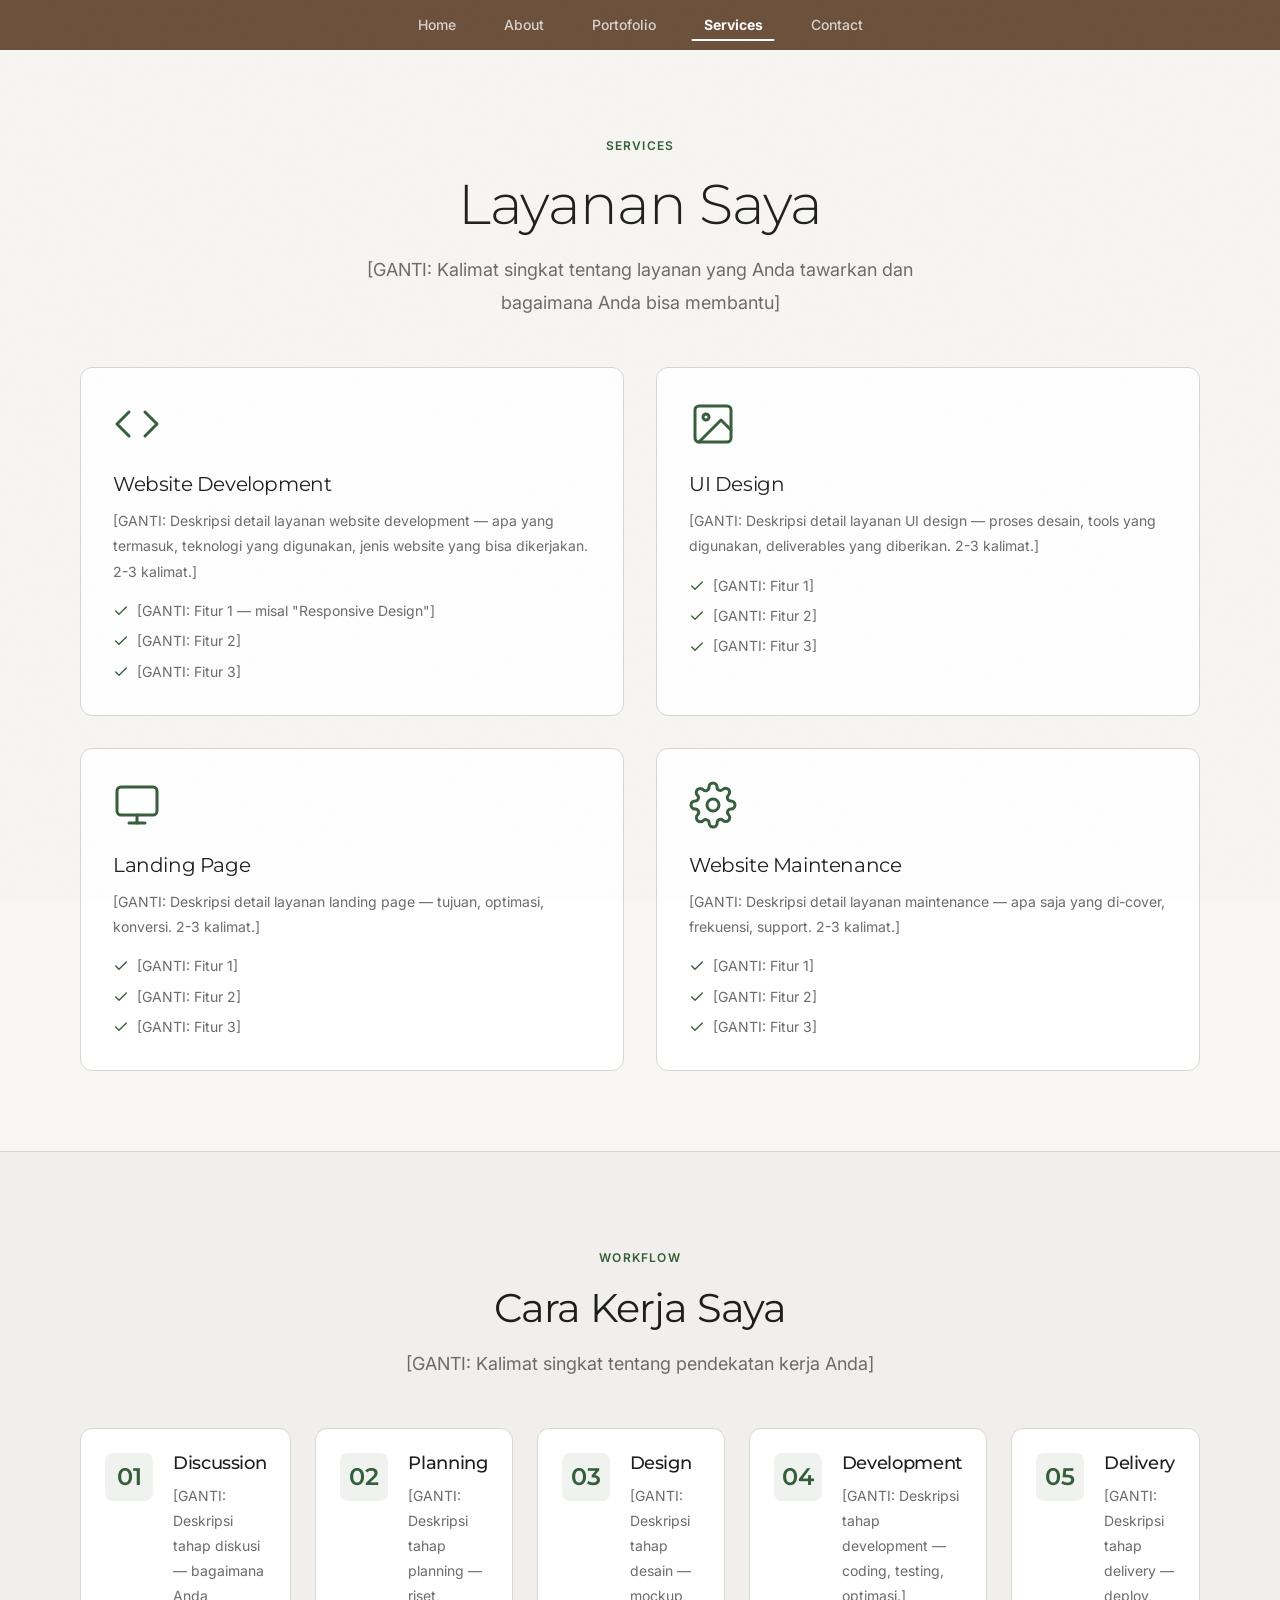
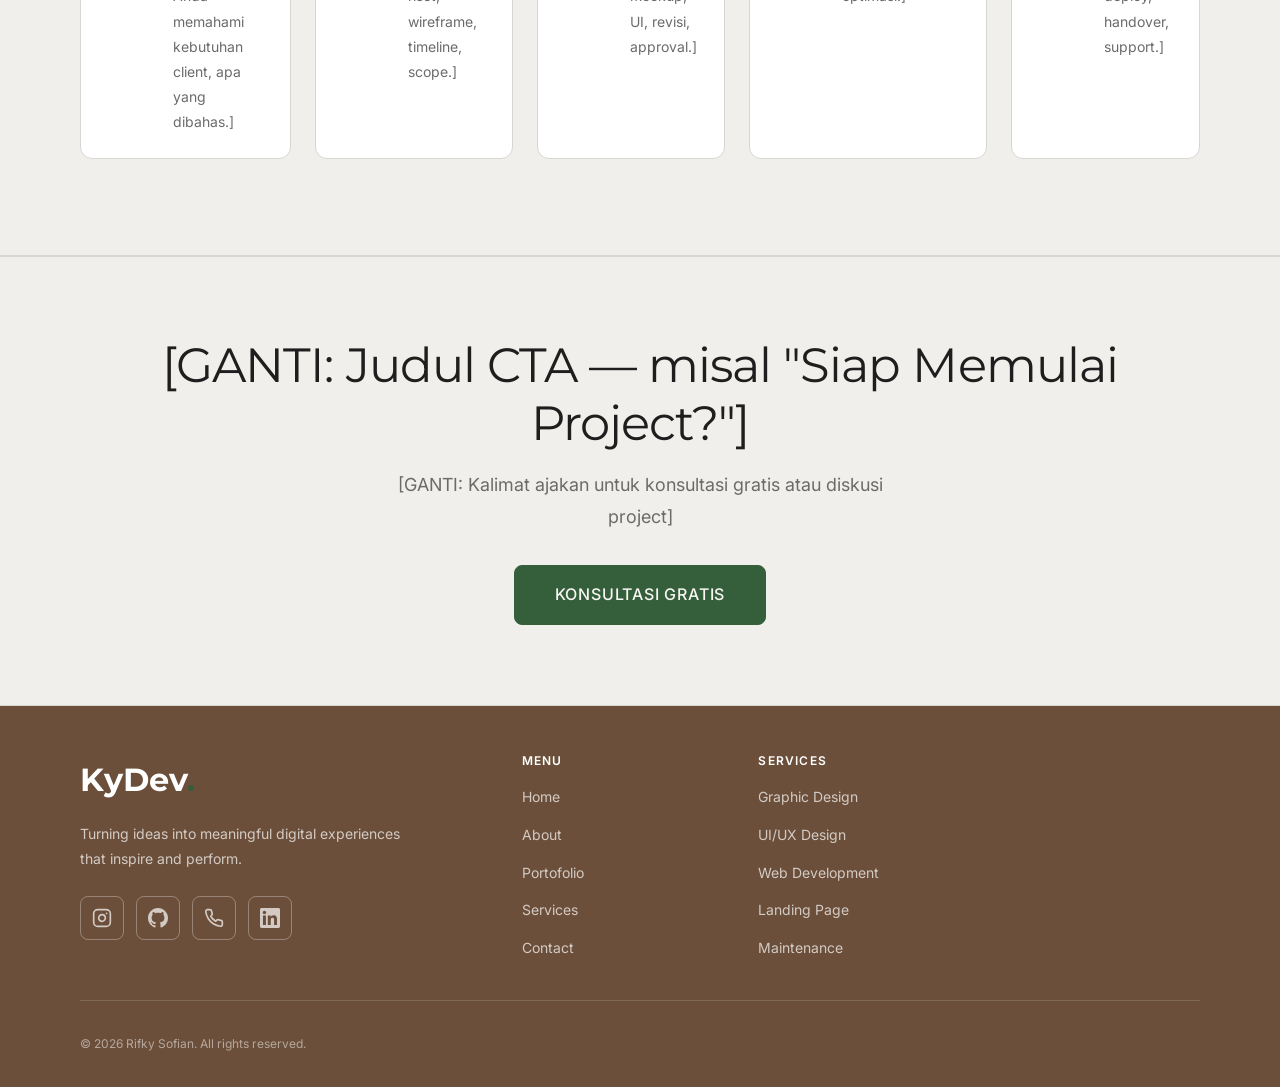
<file: services.html>
<!DOCTYPE html>
<html lang="id">

<head>
    <meta charset="UTF-8">
    <meta name="viewport" content="width=device-width, initial-scale=1.0">
    <meta name="description"
        content="Layanan Rifky Sofian — Website Development, UI Design, Landing Page, dan Website Maintenance">
    <meta name="author" content="Rifky Sofian">
    <title>Services — Rifky Portfolio</title>
    <link rel="icon" type="image/svg+xml"
        href="data:image/svg+xml,%3Csvg xmlns='http://www.w3.org/2000/svg' viewBox='0 0 32 32'%3E%3Ccircle cx='16' cy='16' r='14' fill='%23355E3B'/%3E%3Ctext x='16' y='21' text-anchor='middle' fill='%23F7F6F2' font-family='serif' font-size='16' font-weight='bold'%3ER%3C/text%3E%3C/svg%3E">
    <link rel="stylesheet" href="assets/css/style.css">
</head>

<body>

    <!-- ════════════════════════════════════════
       NAVBAR
       ════════════════════════════════════════ -->
    <nav class="navbar navbar--home" id="navbar" role="navigation" aria-label="Navigasi utama">
        <div class="container navbar__inner navbar__inner--centered">
            <!-- Desktop Menu -->
            <ul class="navbar__menu navbar__menu--home" role="menubar">
                <li role="none"><a href="index.html" class="navbar__link navbar__link--home" role="menuitem">Home</a>
                </li>
                <li role="none"><a href="about.html" class="navbar__link navbar__link--home" role="menuitem">About</a>
                </li>
                <li role="none"><a href="portfolio.html" class="navbar__link navbar__link--home"
                        role="menuitem">Portofolio</a></li>
                <li role="none"><a href="services.html" class="navbar__link navbar__link--home"
                        role="menuitem">Services</a></li>
                <li role="none"><a href="contact.html" class="navbar__link navbar__link--home"
                        role="menuitem">Contact</a></li>
            </ul>

            <!-- Hamburger Button -->
            <button class="navbar__toggle" id="nav-toggle" aria-label="Toggle menu" aria-expanded="false">
                <span></span>
                <span></span>
                <span></span>
            </button>
        </div>

        <!-- Mobile Menu Overlay -->
        <div class="navbar__mobile" id="nav-mobile" role="dialog" aria-label="Menu navigasi mobile">
            <a href="index.html" class="navbar__mobile-link">Home</a>
            <a href="about.html" class="navbar__mobile-link">About</a>
            <a href="portfolio.html" class="navbar__mobile-link">Portofolio</a>
            <a href="services.html" class="navbar__mobile-link">Services</a>
            <a href="contact.html" class="navbar__mobile-link">Contact</a>
        </div>
    </nav>

    <!-- ════════════════════════════════════════
       PAGE HEADER
       ════════════════════════════════════════ -->
    <header class="page-header">
        <div class="container">
            <span class="section-label fade-in">Services</span>
            <h1 class="page-header__title text-reveal">Layanan Saya</h1>
            <p class="page-header__desc fade-in">[GANTI: Kalimat singkat tentang layanan yang Anda tawarkan dan
                bagaimana Anda bisa membantu]</p>
        </div>
    </header>

    <!-- ════════════════════════════════════════
       SERVICES LIST
       ════════════════════════════════════════ -->
    <section class="section" id="services-list" style="padding-top: 0;">
        <div class="container">
            <div class="grid grid--2 stagger" style="gap: var(--space-8);">

                <!-- Service 1: Website Development -->
                <div class="service-card slide-up" style="text-align: left; padding: var(--space-8) var(--space-8);">
                    <div class="service-card__icon" style="margin: 0 0 var(--space-6);">
                        <svg xmlns="http://www.w3.org/2000/svg" viewBox="0 0 24 24" fill="none" stroke="currentColor"
                            stroke-width="1.5" stroke-linecap="round" stroke-linejoin="round">
                            <polyline points="16 18 22 12 16 6"></polyline>
                            <polyline points="8 6 2 12 8 18"></polyline>
                        </svg>
                    </div>
                    <h2 class="service-card__title">Website Development</h2>
                    <p class="service-card__desc" style="margin-bottom: var(--space-4);">
                        [GANTI: Deskripsi detail layanan website development — apa yang termasuk, teknologi yang
                        digunakan, jenis website yang bisa dikerjakan. 2-3 kalimat.]
                    </p>
                    <ul style="list-style: none; display: flex; flex-direction: column; gap: var(--space-2);">
                        <li
                            style="font-size: var(--fs-sm); color: var(--color-text-muted); display: flex; align-items: center; gap: var(--space-2);">
                            <svg width="16" height="16" viewBox="0 0 24 24" fill="none"
                                stroke="var(--color-primary)" stroke-width="2" stroke-linecap="round"
                                stroke-linejoin="round">
                                <polyline points="20 6 9 17 4 12"></polyline>
                            </svg>
                            [GANTI: Fitur 1 — misal "Responsive Design"]
                        </li>
                        <li
                            style="font-size: var(--fs-sm); color: var(--color-text-muted); display: flex; align-items: center; gap: var(--space-2);">
                            <svg width="16" height="16" viewBox="0 0 24 24" fill="none"
                                stroke="var(--color-primary)" stroke-width="2" stroke-linecap="round"
                                stroke-linejoin="round">
                                <polyline points="20 6 9 17 4 12"></polyline>
                            </svg>
                            [GANTI: Fitur 2]
                        </li>
                        <li
                            style="font-size: var(--fs-sm); color: var(--color-text-muted); display: flex; align-items: center; gap: var(--space-2);">
                            <svg width="16" height="16" viewBox="0 0 24 24" fill="none"
                                stroke="var(--color-primary)" stroke-width="2" stroke-linecap="round"
                                stroke-linejoin="round">
                                <polyline points="20 6 9 17 4 12"></polyline>
                            </svg>
                            [GANTI: Fitur 3]
                        </li>
                    </ul>
                </div>

                <!-- Service 2: UI Design -->
                <div class="service-card slide-up" style="text-align: left; padding: var(--space-8) var(--space-8);">
                    <div class="service-card__icon" style="margin: 0 0 var(--space-6);">
                        <svg xmlns="http://www.w3.org/2000/svg" viewBox="0 0 24 24" fill="none" stroke="currentColor"
                            stroke-width="1.5" stroke-linecap="round" stroke-linejoin="round">
                            <rect x="3" y="3" width="18" height="18" rx="2" ry="2"></rect>
                            <circle cx="8.5" cy="8.5" r="1.5"></circle>
                            <polyline points="21 15 16 10 5 21"></polyline>
                        </svg>
                    </div>
                    <h2 class="service-card__title">UI Design</h2>
                    <p class="service-card__desc" style="margin-bottom: var(--space-4);">
                        [GANTI: Deskripsi detail layanan UI design — proses desain, tools yang digunakan, deliverables
                        yang diberikan. 2-3 kalimat.]
                    </p>
                    <ul style="list-style: none; display: flex; flex-direction: column; gap: var(--space-2);">
                        <li
                            style="font-size: var(--fs-sm); color: var(--color-text-muted); display: flex; align-items: center; gap: var(--space-2);">
                            <svg width="16" height="16" viewBox="0 0 24 24" fill="none"
                                stroke="var(--color-primary)" stroke-width="2" stroke-linecap="round"
                                stroke-linejoin="round">
                                <polyline points="20 6 9 17 4 12"></polyline>
                            </svg>
                            [GANTI: Fitur 1]
                        </li>
                        <li
                            style="font-size: var(--fs-sm); color: var(--color-text-muted); display: flex; align-items: center; gap: var(--space-2);">
                            <svg width="16" height="16" viewBox="0 0 24 24" fill="none"
                                stroke="var(--color-primary)" stroke-width="2" stroke-linecap="round"
                                stroke-linejoin="round">
                                <polyline points="20 6 9 17 4 12"></polyline>
                            </svg>
                            [GANTI: Fitur 2]
                        </li>
                        <li
                            style="font-size: var(--fs-sm); color: var(--color-text-muted); display: flex; align-items: center; gap: var(--space-2);">
                            <svg width="16" height="16" viewBox="0 0 24 24" fill="none"
                                stroke="var(--color-primary)" stroke-width="2" stroke-linecap="round"
                                stroke-linejoin="round">
                                <polyline points="20 6 9 17 4 12"></polyline>
                            </svg>
                            [GANTI: Fitur 3]
                        </li>
                    </ul>
                </div>

                <!-- Service 3: Landing Page -->
                <div class="service-card slide-up" style="text-align: left; padding: var(--space-8) var(--space-8);">
                    <div class="service-card__icon" style="margin: 0 0 var(--space-6);">
                        <svg xmlns="http://www.w3.org/2000/svg" viewBox="0 0 24 24" fill="none" stroke="currentColor"
                            stroke-width="1.5" stroke-linecap="round" stroke-linejoin="round">
                            <rect x="2" y="3" width="20" height="14" rx="2" ry="2"></rect>
                            <line x1="8" y1="21" x2="16" y2="21"></line>
                            <line x1="12" y1="17" x2="12" y2="21"></line>
                        </svg>
                    </div>
                    <h2 class="service-card__title">Landing Page</h2>
                    <p class="service-card__desc" style="margin-bottom: var(--space-4);">
                        [GANTI: Deskripsi detail layanan landing page — tujuan, optimasi, konversi. 2-3 kalimat.]
                    </p>
                    <ul style="list-style: none; display: flex; flex-direction: column; gap: var(--space-2);">
                        <li
                            style="font-size: var(--fs-sm); color: var(--color-text-muted); display: flex; align-items: center; gap: var(--space-2);">
                            <svg width="16" height="16" viewBox="0 0 24 24" fill="none"
                                stroke="var(--color-primary)" stroke-width="2" stroke-linecap="round"
                                stroke-linejoin="round">
                                <polyline points="20 6 9 17 4 12"></polyline>
                            </svg>
                            [GANTI: Fitur 1]
                        </li>
                        <li
                            style="font-size: var(--fs-sm); color: var(--color-text-muted); display: flex; align-items: center; gap: var(--space-2);">
                            <svg width="16" height="16" viewBox="0 0 24 24" fill="none"
                                stroke="var(--color-primary)" stroke-width="2" stroke-linecap="round"
                                stroke-linejoin="round">
                                <polyline points="20 6 9 17 4 12"></polyline>
                            </svg>
                            [GANTI: Fitur 2]
                        </li>
                        <li
                            style="font-size: var(--fs-sm); color: var(--color-text-muted); display: flex; align-items: center; gap: var(--space-2);">
                            <svg width="16" height="16" viewBox="0 0 24 24" fill="none"
                                stroke="var(--color-primary)" stroke-width="2" stroke-linecap="round"
                                stroke-linejoin="round">
                                <polyline points="20 6 9 17 4 12"></polyline>
                            </svg>
                            [GANTI: Fitur 3]
                        </li>
                    </ul>
                </div>

                <!-- Service 4: Website Maintenance -->
                <div class="service-card slide-up" style="text-align: left; padding: var(--space-8) var(--space-8);">
                    <div class="service-card__icon" style="margin: 0 0 var(--space-6);">
                        <svg xmlns="http://www.w3.org/2000/svg" viewBox="0 0 24 24" fill="none" stroke="currentColor"
                            stroke-width="1.5" stroke-linecap="round" stroke-linejoin="round">
                            <circle cx="12" cy="12" r="3"></circle>
                            <path
                                d="M19.4 15a1.65 1.65 0 0 0 .33 1.82l.06.06a2 2 0 0 1 0 2.83 2 2 0 0 1-2.83 0l-.06-.06a1.65 1.65 0 0 0-1.82-.33 1.65 1.65 0 0 0-1 1.51V21a2 2 0 0 1-2 2 2 2 0 0 1-2-2v-.09A1.65 1.65 0 0 0 9 19.4a1.65 1.65 0 0 0-1.82.33l-.06.06a2 2 0 0 1-2.83 0 2 2 0 0 1 0-2.83l.06-.06A1.65 1.65 0 0 0 4.68 15a1.65 1.65 0 0 0-1.51-1H3a2 2 0 0 1-2-2 2 2 0 0 1 2-2h.09A1.65 1.65 0 0 0 4.6 9a1.65 1.65 0 0 0-.33-1.82l-.06-.06a2 2 0 0 1 0-2.83 2 2 0 0 1 2.83 0l.06.06A1.65 1.65 0 0 0 9 4.68a1.65 1.65 0 0 0 1-1.51V3a2 2 0 0 1 2-2 2 2 0 0 1 2 2v.09a1.65 1.65 0 0 0 1 1.51 1.65 1.65 0 0 0 1.82-.33l.06-.06a2 2 0 0 1 2.83 0 2 2 0 0 1 0 2.83l-.06.06a1.65 1.65 0 0 0-.33 1.82V9a1.65 1.65 0 0 0 1.51 1H21a2 2 0 0 1 2 2 2 2 0 0 1-2 2h-.09a1.65 1.65 0 0 0-1.51 1z">
                            </path>
                        </svg>
                    </div>
                    <h2 class="service-card__title">Website Maintenance</h2>
                    <p class="service-card__desc" style="margin-bottom: var(--space-4);">
                        [GANTI: Deskripsi detail layanan maintenance — apa saja yang di-cover, frekuensi, support. 2-3
                        kalimat.]
                    </p>
                    <ul style="list-style: none; display: flex; flex-direction: column; gap: var(--space-2);">
                        <li
                            style="font-size: var(--fs-sm); color: var(--color-text-muted); display: flex; align-items: center; gap: var(--space-2);">
                            <svg width="16" height="16" viewBox="0 0 24 24" fill="none"
                                stroke="var(--color-primary)" stroke-width="2" stroke-linecap="round"
                                stroke-linejoin="round">
                                <polyline points="20 6 9 17 4 12"></polyline>
                            </svg>
                            [GANTI: Fitur 1]
                        </li>
                        <li
                            style="font-size: var(--fs-sm); color: var(--color-text-muted); display: flex; align-items: center; gap: var(--space-2);">
                            <svg width="16" height="16" viewBox="0 0 24 24" fill="none"
                                stroke="var(--color-primary)" stroke-width="2" stroke-linecap="round"
                                stroke-linejoin="round">
                                <polyline points="20 6 9 17 4 12"></polyline>
                            </svg>
                            [GANTI: Fitur 2]
                        </li>
                        <li
                            style="font-size: var(--fs-sm); color: var(--color-text-muted); display: flex; align-items: center; gap: var(--space-2);">
                            <svg width="16" height="16" viewBox="0 0 24 24" fill="none"
                                stroke="var(--color-primary)" stroke-width="2" stroke-linecap="round"
                                stroke-linejoin="round">
                                <polyline points="20 6 9 17 4 12"></polyline>
                            </svg>
                            [GANTI: Fitur 3]
                        </li>
                    </ul>
                </div>

            </div>
        </div>
    </section>

    <!-- ════════════════════════════════════════
       PROCESS / WORKFLOW
       ════════════════════════════════════════ -->
    <section class="section section--lg" id="process"
        style="background-color: var(--color-surface-alt); border-top: var(--border-thin); border-bottom: var(--border-thin);">
        <div class="container">
            <div class="section-header">
                <span class="section-label fade-in">Workflow</span>
                <h2 class="section-title text-reveal">Cara Kerja Saya</h2>
                <p class="section-subtitle fade-in">[GANTI: Kalimat singkat tentang pendekatan kerja Anda]</p>
            </div>

            <div class="process-steps stagger">
                <!-- Step 1: Discussion -->
                <div class="process-step slide-up">
                    <div class="process-step__number">01</div>
                    <div class="process-step__content">
                        <h3 class="process-step__title">Discussion</h3>
                        <p class="process-step__desc">[GANTI: Deskripsi tahap diskusi — bagaimana Anda memahami
                            kebutuhan client, apa yang dibahas.]</p>
                    </div>
                </div>

                <!-- Step 2: Planning -->
                <div class="process-step slide-up">
                    <div class="process-step__number">02</div>
                    <div class="process-step__content">
                        <h3 class="process-step__title">Planning</h3>
                        <p class="process-step__desc">[GANTI: Deskripsi tahap planning — riset, wireframe, timeline,
                            scope.]</p>
                    </div>
                </div>

                <!-- Step 3: Design -->
                <div class="process-step slide-up">
                    <div class="process-step__number">03</div>
                    <div class="process-step__content">
                        <h3 class="process-step__title">Design</h3>
                        <p class="process-step__desc">[GANTI: Deskripsi tahap desain — mockup, UI, revisi, approval.]
                        </p>
                    </div>
                </div>

                <!-- Step 4: Development -->
                <div class="process-step slide-up">
                    <div class="process-step__number">04</div>
                    <div class="process-step__content">
                        <h3 class="process-step__title">Development</h3>
                        <p class="process-step__desc">[GANTI: Deskripsi tahap development — coding, testing, optimasi.]
                        </p>
                    </div>
                </div>

                <!-- Step 5: Delivery -->
                <div class="process-step slide-up">
                    <div class="process-step__number">05</div>
                    <div class="process-step__content">
                        <h3 class="process-step__title">Delivery</h3>
                        <p class="process-step__desc">[GANTI: Deskripsi tahap delivery — deploy, handover, support.]</p>
                    </div>
                </div>
            </div>
        </div>
    </section>

    <!-- ════════════════════════════════════════
       CTA
       ════════════════════════════════════════ -->
    <section class="section cta-section" id="cta">
        <div class="container">
            <h2 class="cta-section__title text-reveal">[GANTI: Judul CTA — misal "Siap Memulai Project?"]</h2>
            <p class="cta-section__desc fade-in">[GANTI: Kalimat ajakan untuk konsultasi gratis atau diskusi project]
            </p>
            <a href="contact.html" class="btn btn--primary btn--lg slide-up">Konsultasi Gratis</a>
        </div>
    </section>

    <!-- ════════════════════════════════════════
       FOOTER
       ════════════════════════════════════════ -->
    <footer class="footer footer--home" id="footer" role="contentinfo">
        <div class="container">
            <div class="footer__inner">
                <!-- Brand -->
                <div class="footer__brand">
                    <a href="index.html" class="footer__logo">KyDev<span
                            style="color: var(--color-primary);">.</span></a>
                    <p class="footer__desc">Turning ideas into meaningful digital experiences that inspire and perform.
                    </p>
                    <div class="social-links">
                        <!-- Instagram -->
                        <a href="https://instagram.com/rfky.s" class="social-link" aria-label="Instagram"
                            target="_blank" rel="noopener noreferrer">
                            <svg xmlns="http://www.w3.org/2000/svg" viewBox="0 0 24 24" fill="none"
                                stroke="currentColor" stroke-width="2" stroke-linecap="round" stroke-linejoin="round">
                                <rect x="2" y="2" width="20" height="20" rx="5" ry="5"></rect>
                                <path d="M16 11.37A4 4 0 1 1 12.63 8 4 4 0 0 1 16 11.37z"></path>
                                <line x1="17.5" y1="6.5" x2="17.51" y2="6.5"></line>
                            </svg>
                        </a>
                        <!-- GitHub -->
                        <a href="https://github.com/Ucuydev" class="social-link" aria-label="GitHub" target="_blank"
                            rel="noopener noreferrer">
                            <svg xmlns="http://www.w3.org/2000/svg" viewBox="0 0 24 24" fill="currentColor">
                                <path
                                    d="M12 0c-6.626 0-12 5.373-12 12 0 5.302 3.438 9.8 8.207 11.387.599.111.793-.261.793-.577v-2.234c-3.338.726-4.033-1.416-4.033-1.416-.546-1.387-1.333-1.756-1.333-1.756-1.089-.745.083-.729.083-.729 1.205.084 1.839 1.237 1.839 1.237 1.07 1.834 2.807 1.304 3.492.997.107-.775.418-1.305.762-1.604-2.665-.305-5.467-1.334-5.467-5.931 0-1.311.469-2.381 1.236-3.221-.124-.303-.535-1.524.117-3.176 0 0 1.008-.322 3.301 1.23.957-.266 1.983-.399 3.003-.404 1.02.005 2.047.138 3.006.404 2.291-1.552 3.297-1.23 3.297-1.23.653 1.653.242 2.874.118 3.176.77.84 1.235 1.911 1.235 3.221 0 4.609-2.807 5.624-5.479 5.921.43.372.823 1.102.823 2.222v3.293c0 .319.192.694.801.576 4.765-1.589 8.199-6.086 8.199-11.386 0-6.627-5.373-12-12-12z" />
                            </svg>
                        </a>
                        <!-- Phone -->
                        <a href="tel:089525964525" class="social-link" aria-label="Phone">
                            <svg xmlns="http://www.w3.org/2000/svg" viewBox="0 0 24 24" fill="none"
                                stroke="currentColor" stroke-width="2" stroke-linecap="round" stroke-linejoin="round">
                                <path
                                    d="M22 16.92v3a2 2 0 0 1-2.18 2 19.79 19.79 0 0 1-8.63-3.07 19.5 19.5 0 0 1-6-6 19.79 19.79 0 0 1-3.07-8.67A2 2 0 0 1 4.11 2h3a2 2 0 0 1 2 1.72 12.84 12.84 0 0 0 .7 2.81 2 2 0 0 1-.45 2.11L8.09 9.91a16 16 0 0 0 6 6l1.27-1.27a2 2 0 0 1 2.11-.45 12.84 12.84 0 0 0 2.81.7A2 2 0 0 1 22 16.92z">
                                </path>
                            </svg>
                        </a>
                        <!-- LinkedIn -->
                        <a href="https://www.linkedin.com/in/rifky-sofian-633652274" class="social-link"
                            aria-label="LinkedIn" target="_blank" rel="noopener noreferrer">
                            <svg xmlns="http://www.w3.org/2000/svg" viewBox="0 0 24 24" fill="currentColor">
                                <path
                                    d="M20.447 20.452h-3.554v-5.569c0-1.328-.027-3.037-1.852-3.037-1.853 0-2.136 1.445-2.136 2.939v5.667H9.351V9h3.414v1.561h.046c.477-.9 1.637-1.85 3.37-1.85 3.601 0 4.267 2.37 4.267 5.455v6.286zM5.337 7.433c-1.144 0-2.063-.926-2.063-2.065 0-1.138.92-2.063 2.063-2.063 1.14 0 2.064.925 2.064 2.063 0 1.139-.925 2.065-2.064 2.065zm1.782 13.019H3.555V9h3.564v11.452zM22.225 0H1.771C.792 0 0 .774 0 1.729v20.542C0 23.227.792 24 1.771 24h20.451C23.2 24 24 23.227 24 22.271V1.729C24 .774 23.2 0 22.222 0h.003z" />
                            </svg>
                        </a>
                    </div>
                </div>

                <!-- Quick Links -->
                <div>
                    <h4 class="footer__heading">Menu</h4>
                    <ul class="footer__links">
                        <li><a href="index.html" class="footer__link">Home</a></li>
                        <li><a href="about.html" class="footer__link">About</a></li>
                        <li><a href="portfolio.html" class="footer__link">Portofolio</a></li>
                        <li><a href="services.html" class="footer__link">Services</a></li>
                        <li><a href="contact.html" class="footer__link">Contact</a></li>
                    </ul>
                </div>

                <!-- Services -->
                <div>
                    <h4 class="footer__heading">Services</h4>
                    <ul class="footer__links">
                        <li><a href="services.html" class="footer__link">Graphic Design</a></li>
                        <li><a href="services.html" class="footer__link">UI/UX Design</a></li>
                        <li><a href="services.html" class="footer__link">Web Development</a></li>
                        <li><a href="services.html" class="footer__link">Landing Page</a></li>
                        <li><a href="services.html" class="footer__link">Maintenance</a></li>
                    </ul>
                </div>
            </div>

            <!-- Bottom -->
            <div class="footer__bottom">
                <p class="footer__copyright">&copy; 2026 Rifky Sofian. All rights reserved.</p>
            </div>
        </div>
    </footer>

    <script src="assets/js/main.js"></script>
</body>

</html>
</file>
<file: assets/css/style.css>
/* ============================================
   STYLE.CSS — Rifky Portfolio
   Nature Minimalism Theme
   ============================================ */

@import url('variables.css');

/* ── Google Fonts ── */
@import url('https://fonts.googleapis.com/css2?family=Montserrat:ital,wght@0,300;0,400;0,500;0,600;0,700;1,400;1,500&family=Inter:wght@300;400;500;600;700&display=swap');

/* ============================================
   1. RESET & BASE
   ============================================ */

*,
*::before,
*::after {
    margin: 0;
    padding: 0;
    box-sizing: border-box;
}

html {
    scroll-behavior: smooth;
    font-size: 16px;
    -webkit-text-size-adjust: 100%;
}

body {
    font-family: var(--font-body);
    font-size: var(--fs-base);
    font-weight: var(--fw-regular);
    line-height: var(--lh-normal);
    color: var(--color-text);
    background-color: var(--color-bg);
    -webkit-font-smoothing: antialiased;
    -moz-osx-font-smoothing: grayscale;
    overflow-x: hidden;
    position: relative;
}

/* Subtle grain texture overlay (5-10% opacity sesuai PRD) */
body::before {
    content: '';
    position: fixed;
    top: 0;
    left: 0;
    width: 100%;
    height: 100%;
    pointer-events: none;
    z-index: 9999;
    opacity: 0.04;
    background-image: url("data:image/svg+xml,%3Csvg viewBox='0 0 256 256' xmlns='http://www.w3.org/2000/svg'%3E%3Cfilter id='noise'%3E%3CfeTurbulence type='fractalNoise' baseFrequency='0.9' numOctaves='4' stitchTiles='stitch'/%3E%3C/filter%3E%3Crect width='100%25' height='100%25' filter='url(%23noise)'/%3E%3C/svg%3E");
    background-repeat: repeat;
    background-size: 256px 256px;
}

img {
    max-width: 100%;
    height: auto;
    display: block;
}

a {
    text-decoration: none;
    color: inherit;
    transition: color var(--transition-fast);
}

a:hover {
    color: var(--color-primary);
}

ul,
ol {
    list-style: none;
}

button {
    font-family: inherit;
    cursor: pointer;
    border: none;
    background: none;
    font-size: inherit;
}

input,
textarea,
select {
    font-family: inherit;
    font-size: inherit;
}

/* ============================================
   2. TYPOGRAPHY
   ============================================ */

h1,
h2,
h3,
h4,
h5,
h6 {
    font-family: var(--font-heading);
    font-weight: var(--fw-medium);
    line-height: var(--lh-tight);
    color: var(--color-text);
    letter-spacing: var(--ls-tight);
}

h1 {
    font-size: var(--fs-3xl);
    font-weight: var(--fw-light);
}

h2 {
    font-size: var(--fs-2xl);
    font-weight: var(--fw-regular);
}

h3 {
    font-size: var(--fs-xl);
}

h4 {
    font-size: var(--fs-lg);
}

h5 {
    font-size: var(--fs-md);
}

h6 {
    font-size: var(--fs-base);
}

p {
    margin-bottom: var(--space-4);
    color: var(--color-text-muted);
    line-height: var(--lh-relaxed);
}

.text-sm {
    font-size: var(--fs-sm);
}

.text-md {
    font-size: var(--fs-md);
}

.text-lg {
    font-size: var(--fs-lg);
}

.text-muted {
    color: var(--color-text-muted);
}

.section-label {
    font-family: var(--font-body);
    font-size: var(--fs-xs);
    font-weight: var(--fw-semibold);
    letter-spacing: var(--ls-wider);
    text-transform: uppercase;
    color: var(--color-primary);
    margin-bottom: var(--space-4);
    display: block;
}

.section-title {
    font-size: var(--fs-2xl);
    margin-bottom: var(--space-4);
}

.section-subtitle {
    font-size: var(--fs-md);
    color: var(--color-text-muted);
    max-width: 560px;
}

/* ============================================
   3. LAYOUT
   ============================================ */

.container {
    width: 100%;
    max-width: var(--container-xl);
    margin: 0 auto;
    padding: 0 var(--space-6);
}

.section {
    padding: var(--space-20) 0;
}

.section--lg {
    padding: var(--space-24) 0;
}

.section-header {
    text-align: center;
    margin-bottom: var(--space-12);
}

.section-header .section-subtitle {
    margin: 0 auto;
}

.grid {
    display: grid;
    gap: var(--space-6);
}

.grid--2 {
    grid-template-columns: 1fr;
}

.grid--3 {
    grid-template-columns: 1fr;
}

.grid--4 {
    grid-template-columns: 1fr;
}

.flex {
    display: flex;
}

.flex-center {
    display: flex;
    align-items: center;
    justify-content: center;
}

/* ============================================
   4. BUTTONS
   ============================================ */

.btn {
    display: inline-flex;
    align-items: center;
    justify-content: center;
    gap: var(--space-2);
    padding: var(--space-3) var(--space-8);
    font-family: var(--font-body);
    font-size: var(--fs-sm);
    font-weight: var(--fw-medium);
    letter-spacing: var(--ls-wide);
    border-radius: var(--radius-md);
    transition: all var(--transition-base);
    cursor: pointer;
    white-space: nowrap;
    text-transform: uppercase;
    position: relative;
    overflow: hidden;
}

.btn--primary {
    background-color: var(--color-primary);
    color: var(--warm-white);
    border: 1px solid var(--color-primary);
}

.btn--primary:hover {
    background-color: #2A4D30;
    border-color: #2A4D30;
    color: var(--warm-white);
    transform: translateY(-2px);
    box-shadow: var(--shadow-md);
}

.btn--outline {
    background-color: transparent;
    color: var(--color-primary);
    border: 1px solid var(--color-primary);
}

.btn--outline:hover {
    background-color: var(--color-primary);
    color: var(--warm-white);
    transform: translateY(-2px);
    box-shadow: var(--shadow-md);
}

.btn--ghost {
    background-color: transparent;
    color: var(--color-text);
    border: 1px solid transparent;
    padding: var(--space-2) var(--space-4);
    text-transform: none;
    letter-spacing: var(--ls-normal);
}

.btn--ghost:hover {
    color: var(--color-primary);
}

.btn--lg {
    padding: var(--space-4) var(--space-10);
    font-size: var(--fs-base);
}

.btn-icon {
    width: 20px;
    height: 20px;
}

/* ============================================
   5. NAVBAR
   ============================================ */

.navbar {
    position: fixed;
    top: 0;
    left: 0;
    width: 100%;
    height: var(--navbar-height);
    z-index: var(--z-sticky);
    transition: all var(--transition-base);
    background-color: rgba(var(--warm-white-rgb), 0.8);
    backdrop-filter: blur(0px);
    -webkit-backdrop-filter: blur(0px);
}

.navbar.scrolled {
    background-color: rgba(var(--warm-white-rgb), 0.92);
    backdrop-filter: blur(var(--navbar-blur));
    -webkit-backdrop-filter: blur(var(--navbar-blur));
    box-shadow: var(--shadow-sm);
}

.navbar__inner {
    display: flex;
    align-items: center;
    justify-content: space-between;
    height: 100%;
}

.navbar__logo {
    font-family: var(--font-heading);
    font-size: var(--fs-xl);
    font-weight: var(--fw-semibold);
    color: var(--color-text);
    letter-spacing: var(--ls-tight);
    transition: color var(--transition-fast);
}

.navbar__logo:hover {
    color: var(--color-primary);
}

.navbar__menu {
    display: none;
    gap: var(--space-1);
}

.navbar__link {
    font-size: var(--fs-sm);
    font-weight: var(--fw-medium);
    color: var(--color-text-muted);
    padding: var(--space-2) var(--space-4);
    border-radius: var(--radius-md);
    transition: all var(--transition-fast);
    position: relative;
}

.navbar__link:hover,
.navbar__link.active {
    color: var(--color-primary);
}

.navbar__link.active::after {
    content: '';
    position: absolute;
    bottom: 2px;
    left: 50%;
    transform: translateX(-50%);
    width: 20px;
    height: 2px;
    background-color: var(--color-primary);
    border-radius: var(--radius-full);
}

/* Hamburger Button */
.navbar__toggle {
    display: flex;
    flex-direction: column;
    gap: 5px;
    padding: var(--space-2);
    z-index: var(--z-overlay);
}

.navbar__toggle span {
    display: block;
    width: 24px;
    height: 2px;
    background-color: var(--color-text);
    border-radius: var(--radius-full);
    transition: all var(--transition-base);
    transform-origin: center;
}

.navbar__toggle.open span:nth-child(1) {
    transform: translateY(7px) rotate(45deg);
}

.navbar__toggle.open span:nth-child(2) {
    opacity: 0;
    transform: scaleX(0);
}

.navbar__toggle.open span:nth-child(3) {
    transform: translateY(-7px) rotate(-45deg);
}

/* Mobile Menu Overlay */
.navbar__mobile {
    position: fixed;
    top: 0;
    right: -100%;
    width: 100%;
    height: 100vh;
    height: 100dvh;
    background-color: rgba(var(--warm-white-rgb), 0.97);
    backdrop-filter: blur(20px);
    -webkit-backdrop-filter: blur(20px);
    z-index: var(--z-overlay);
    display: flex;
    flex-direction: column;
    align-items: center;
    justify-content: center;
    gap: var(--space-8);
    transition: right var(--transition-slow);
}

.navbar__mobile.open {
    right: 0;
}

.navbar__mobile-link {
    font-family: var(--font-heading);
    font-size: var(--fs-2xl);
    font-weight: var(--fw-regular);
    color: var(--color-text);
    transition: color var(--transition-fast);
    opacity: 0;
    transform: translateY(20px);
}

.navbar__mobile.open .navbar__mobile-link {
    opacity: 1;
    transform: translateY(0);
    transition: opacity var(--transition-slow), transform var(--transition-slow), color var(--transition-fast);
}

/* stagger animation */
.navbar__mobile.open .navbar__mobile-link:nth-child(1) {
    transition-delay: 100ms;
}

.navbar__mobile.open .navbar__mobile-link:nth-child(2) {
    transition-delay: 200ms;
}

.navbar__mobile.open .navbar__mobile-link:nth-child(3) {
    transition-delay: 300ms;
}

.navbar__mobile.open .navbar__mobile-link:nth-child(4) {
    transition-delay: 400ms;
}

.navbar__mobile.open .navbar__mobile-link:nth-child(5) {
    transition-delay: 500ms;
}

.navbar__mobile-link:hover,
.navbar__mobile-link.active {
    color: var(--color-primary);
}

/* ============================================
   6. HERO SECTION
   ============================================ */

.hero {
    min-height: 100vh;
    min-height: 100dvh;
    display: flex;
    align-items: center;
    padding-top: var(--navbar-height);
    position: relative;
    overflow: hidden;
}

.hero__content {
    max-width: 720px;
}

.hero__label {
    font-family: var(--font-body);
    font-size: var(--fs-xs);
    font-weight: var(--fw-semibold);
    letter-spacing: var(--ls-wider);
    text-transform: uppercase;
    color: var(--color-primary);
    margin-bottom: var(--space-6);
    display: inline-block;
}

.hero__title {
    font-size: var(--fs-3xl);
    font-weight: var(--fw-light);
    line-height: var(--lh-tight);
    margin-bottom: var(--space-6);
    color: var(--color-text);
}

.hero__title em {
    font-style: italic;
    color: var(--color-primary);
}

.hero__description {
    font-size: var(--fs-md);
    color: var(--color-text-muted);
    line-height: var(--lh-relaxed);
    max-width: 540px;
    margin-bottom: var(--space-8);
}

.hero__actions {
    display: flex;
    flex-wrap: wrap;
    gap: var(--space-4);
    align-items: center;
}

.hero__scroll-indicator {
    position: absolute;
    bottom: var(--space-8);
    left: 50%;
    transform: translateX(-50%);
    display: flex;
    flex-direction: column;
    align-items: center;
    gap: var(--space-2);
    color: var(--color-text-muted);
    font-size: var(--fs-xs);
    letter-spacing: var(--ls-wide);
    text-transform: uppercase;
    animation: scrollBounce 2s ease-in-out infinite;
}

.hero__scroll-indicator svg {
    width: 20px;
    height: 20px;
    stroke: var(--color-text-muted);
}

@keyframes scrollBounce {

    0%,
    100% {
        transform: translateX(-50%) translateY(0);
    }

    50% {
        transform: translateX(-50%) translateY(8px);
    }
}

/* ============================================
   7. CARDS
   ============================================ */

/* ── Project Card ── */
.project-card {
    position: relative;
    border-radius: var(--radius-lg);
    overflow: hidden;
    background-color: var(--color-surface);
    border: var(--border-thin);
    transition: all var(--transition-base);
}

.project-card:hover {
    box-shadow: var(--shadow-lg);
    transform: translateY(-4px);
}

.project-card__image {
    position: relative;
    overflow: hidden;
    aspect-ratio: 16 / 10;
    background-color: var(--color-surface-alt);
}

.project-card__image img {
    width: 100%;
    height: 100%;
    object-fit: cover;
    transition: transform var(--transition-slower);
}

.project-card:hover .project-card__image img {
    transform: scale(1.03);
}

.project-card__overlay {
    position: absolute;
    inset: 0;
    background: linear-gradient(to top, rgba(var(--charcoal-rgb), 0.7), transparent);
    display: flex;
    flex-direction: column;
    justify-content: flex-end;
    padding: var(--space-6);
    opacity: 0;
    transition: opacity var(--transition-base);
}

.project-card:hover .project-card__overlay {
    opacity: 1;
}

.project-card__overlay-title {
    color: var(--warm-white);
    font-size: var(--fs-lg);
    margin-bottom: var(--space-2);
}

.project-card__overlay-desc {
    color: rgba(var(--warm-white-rgb), 0.8);
    font-size: var(--fs-sm);
    margin-bottom: var(--space-4);
}

.project-card__overlay-links {
    display: flex;
    gap: var(--space-3);
}

.project-card__overlay-links a {
    font-size: var(--fs-xs);
    font-weight: var(--fw-medium);
    color: var(--warm-white);
    padding: var(--space-1) var(--space-3);
    border: 1px solid rgba(var(--warm-white-rgb), 0.4);
    border-radius: var(--radius-sm, 4px);
    transition: all var(--transition-fast);
    text-transform: uppercase;
    letter-spacing: var(--ls-wide);
}

.project-card__overlay-links a:hover {
    background-color: var(--warm-white);
    color: var(--charcoal);
}

.project-card__body {
    padding: var(--space-5) var(--space-6);
}

.project-card__category {
    font-size: var(--fs-xs);
    font-weight: var(--fw-semibold);
    letter-spacing: var(--ls-wider);
    text-transform: uppercase;
    color: var(--color-primary);
    margin-bottom: var(--space-2);
}

.project-card__title {
    font-size: var(--fs-lg);
    margin-bottom: var(--space-2);
}

.project-card__desc {
    font-size: var(--fs-sm);
    color: var(--color-text-muted);
    margin-bottom: 0;
}

/* ── Service Card ── */
.service-card {
    padding: var(--space-8);
    background-color: var(--color-surface);
    border: var(--border-thin);
    border-radius: var(--radius-lg);
    transition: all var(--transition-base);
    text-align: center;
}

.service-card:hover {
    box-shadow: var(--shadow-md);
    transform: translateY(-4px);
    border-color: var(--color-primary);
}

.service-card__icon {
    width: 48px;
    height: 48px;
    margin: 0 auto var(--space-6);
    color: var(--color-primary);
}

.service-card__icon svg {
    width: 100%;
    height: 100%;
    stroke: currentColor;
    stroke-width: 1.5;
    fill: none;
}

.service-card__title {
    font-size: var(--fs-lg);
    margin-bottom: var(--space-3);
}

.service-card__desc {
    font-size: var(--fs-sm);
    color: var(--color-text-muted);
    margin-bottom: 0;
}

/* ── Value Card ── */
.value-card {
    padding: var(--space-6);
    text-align: center;
}

.value-card__number {
    font-family: var(--font-heading);
    font-size: var(--fs-3xl);
    font-weight: var(--fw-light);
    color: var(--color-primary);
    opacity: 0.3;
    margin-bottom: var(--space-3);
}

.value-card__title {
    font-size: var(--fs-md);
    margin-bottom: var(--space-2);
}

.value-card__desc {
    font-size: var(--fs-sm);
    color: var(--color-text-muted);
    margin-bottom: 0;
}

/* ============================================
   8. PORTFOLIO FILTER
   ============================================ */

.filter-bar {
    display: flex;
    flex-wrap: wrap;
    gap: var(--space-2);
    justify-content: center;
    margin-bottom: var(--space-10);
}

.filter-btn {
    padding: var(--space-2) var(--space-5);
    font-size: var(--fs-sm);
    font-weight: var(--fw-medium);
    color: var(--color-text-muted);
    border: var(--border-thin);
    border-radius: var(--radius-full);
    transition: all var(--transition-fast);
    background: transparent;
}

.filter-btn:hover {
    color: var(--color-primary);
    border-color: var(--color-primary);
}

.filter-btn.active {
    background-color: var(--color-primary);
    color: var(--warm-white);
    border-color: var(--color-primary);
}

/* ============================================
   9. ABOUT PAGE
   ============================================ */

.about-intro {
    display: grid;
    grid-template-columns: 1fr;
    gap: var(--space-10);
    align-items: center;
}

.about-intro__image {
    aspect-ratio: 4 / 5;
    border-radius: var(--radius-lg);
    overflow: hidden;
    background-color: var(--color-surface-alt);
    border: var(--border-thin);
}

.about-intro__image img {
    width: 100%;
    height: 100%;
    object-fit: cover;
}

.about-intro__name {
    font-size: var(--fs-2xl);
    margin-bottom: var(--space-2);
}

.about-intro__role {
    font-size: var(--fs-md);
    color: var(--color-primary);
    margin-bottom: var(--space-6);
    font-weight: var(--fw-medium);
}

.about-intro__bio {
    font-size: var(--fs-base);
    color: var(--color-text-muted);
    line-height: var(--lh-relaxed);
}

/* Skills */
.skills-grid {
    display: flex;
    flex-wrap: wrap;
    gap: var(--space-3);
}

.skill-tag {
    padding: var(--space-2) var(--space-4);
    font-size: var(--fs-sm);
    font-weight: var(--fw-medium);
    color: var(--color-primary);
    background-color: rgba(var(--forest-green-rgb), 0.08);
    border-radius: var(--radius-full);
    border: 1px solid rgba(var(--forest-green-rgb), 0.15);
    transition: all var(--transition-fast);
}

.skill-tag:hover {
    background-color: rgba(var(--forest-green-rgb), 0.15);
}

/* Timeline / Journey */
.timeline {
    position: relative;
    padding-left: var(--space-8);
}

.timeline::before {
    content: '';
    position: absolute;
    left: 0;
    top: 0;
    bottom: 0;
    width: 2px;
    background-color: var(--color-border);
}

.timeline-item {
    position: relative;
    padding-bottom: var(--space-8);
}

.timeline-item:last-child {
    padding-bottom: 0;
}

.timeline-item::before {
    content: '';
    position: absolute;
    left: calc(-1 * var(--space-8) - 4px);
    top: 6px;
    width: 10px;
    height: 10px;
    border-radius: 50%;
    background-color: var(--color-primary);
    border: 2px solid var(--color-bg);
    box-shadow: 0 0 0 2px var(--color-primary);
}

.timeline-item__year {
    font-size: var(--fs-xs);
    font-weight: var(--fw-semibold);
    letter-spacing: var(--ls-wider);
    text-transform: uppercase;
    color: var(--color-primary);
    margin-bottom: var(--space-2);
}

.timeline-item__title {
    font-size: var(--fs-md);
    margin-bottom: var(--space-1);
}

.timeline-item__desc {
    font-size: var(--fs-sm);
    color: var(--color-text-muted);
    margin-bottom: 0;
}

/* ============================================
   10. PROCESS / WORKFLOW
   ============================================ */

.process-steps {
    display: grid;
    grid-template-columns: 1fr;
    gap: var(--space-6);
    counter-reset: process;
}

.process-step {
    display: flex;
    align-items: flex-start;
    gap: var(--space-5);
    padding: var(--space-6);
    background-color: var(--color-surface);
    border: var(--border-thin);
    border-radius: var(--radius-lg);
    transition: all var(--transition-base);
    counter-increment: process;
}

.process-step:hover {
    box-shadow: var(--shadow-md);
}

.process-step__number {
    flex-shrink: 0;
    width: 48px;
    height: 48px;
    display: flex;
    align-items: center;
    justify-content: center;
    font-family: var(--font-heading);
    font-size: var(--fs-xl);
    font-weight: var(--fw-semibold);
    color: var(--color-primary);
    background-color: rgba(var(--forest-green-rgb), 0.08);
    border-radius: var(--radius-md);
}

.process-step__content {
    flex: 1;
}

.process-step__title {
    font-size: var(--fs-md);
    margin-bottom: var(--space-2);
}

.process-step__desc {
    font-size: var(--fs-sm);
    color: var(--color-text-muted);
    margin-bottom: 0;
}

/* ============================================
   11. CONTACT FORM
   ============================================ */

.contact-layout {
    display: grid;
    grid-template-columns: 1fr;
    gap: var(--space-10);
}

.form {
    display: flex;
    flex-direction: column;
    gap: var(--space-5);
}

.form-group {
    display: flex;
    flex-direction: column;
    gap: var(--space-2);
}

.form-label {
    font-size: var(--fs-sm);
    font-weight: var(--fw-medium);
    color: var(--color-text);
}

.form-input,
.form-textarea {
    width: 100%;
    padding: var(--space-3) var(--space-4);
    font-size: var(--fs-base);
    color: var(--color-text);
    background-color: var(--color-surface);
    border: var(--border-thin);
    border-radius: var(--radius-md);
    transition: border-color var(--transition-fast), box-shadow var(--transition-fast);
    outline: none;
}

.form-input:focus,
.form-textarea:focus {
    border-color: var(--color-primary);
    box-shadow: 0 0 0 3px rgba(var(--forest-green-rgb), 0.1);
}

.form-input.error,
.form-textarea.error {
    border-color: #C0392B;
}

.form-textarea {
    resize: vertical;
    min-height: 140px;
}

.form-error {
    font-size: var(--fs-xs);
    color: #C0392B;
    display: none;
}

.form-error.visible {
    display: block;
}

.form-success {
    padding: var(--space-4) var(--space-6);
    background-color: rgba(var(--forest-green-rgb), 0.08);
    color: var(--color-primary);
    border-radius: var(--radius-md);
    font-size: var(--fs-sm);
    font-weight: var(--fw-medium);
    text-align: center;
    display: none;
}

.form-success.visible {
    display: block;
}

/* Contact Info Side */
.contact-info {
    display: flex;
    flex-direction: column;
    gap: var(--space-6);
}

.contact-info__item {
    display: flex;
    align-items: flex-start;
    gap: var(--space-4);
}

.contact-info__icon {
    flex-shrink: 0;
    width: 40px;
    height: 40px;
    display: flex;
    align-items: center;
    justify-content: center;
    color: var(--color-primary);
    background-color: rgba(var(--forest-green-rgb), 0.08);
    border-radius: var(--radius-md);
}

.contact-info__icon svg {
    width: 20px;
    height: 20px;
    stroke: currentColor;
    stroke-width: 1.5;
    fill: none;
}

.contact-info__label {
    font-size: var(--fs-xs);
    font-weight: var(--fw-semibold);
    text-transform: uppercase;
    letter-spacing: var(--ls-wider);
    color: var(--color-text-muted);
    margin-bottom: var(--space-1);
}

.contact-info__value {
    font-size: var(--fs-base);
    color: var(--color-text);
    margin-bottom: 0;
}

/* Social Links */
.social-links {
    display: flex;
    gap: var(--space-3);
    flex-wrap: wrap;
}

.social-link {
    width: 44px;
    height: 44px;
    display: flex;
    align-items: center;
    justify-content: center;
    border: var(--border-thin);
    border-radius: var(--radius-md);
    color: var(--color-text-muted);
    transition: all var(--transition-fast);
}

.social-link:hover {
    color: var(--color-primary);
    border-color: var(--color-primary);
    background-color: rgba(var(--forest-green-rgb), 0.05);
}

.social-link svg {
    width: 20px;
    height: 20px;
}

/* ============================================
   12. CTA SECTION
   ============================================ */

.cta-section {
    text-align: center;
    background-color: var(--color-surface-alt);
    border-top: var(--border-thin);
    border-bottom: var(--border-thin);
}

.cta-section__title {
    font-size: var(--fs-2xl);
    margin-bottom: var(--space-4);
}

.cta-section__desc {
    font-size: var(--fs-md);
    color: var(--color-text-muted);
    max-width: 520px;
    margin: 0 auto var(--space-8);
}

/* ============================================
   13. FOOTER
   ============================================ */

.footer {
    padding: var(--space-12) 0 var(--space-8);
    border-top: var(--border-thin);
    background-color: var(--color-surface-alt);
}

.footer__inner {
    display: grid;
    grid-template-columns: 1fr;
    gap: var(--space-8);
    margin-bottom: var(--space-10);
}

.footer__brand {
    max-width: 320px;
}

.footer__logo {
    font-family: var(--font-heading);
    font-size: var(--fs-xl);
    font-weight: var(--fw-semibold);
    color: var(--color-text);
    margin-bottom: var(--space-4);
    display: inline-block;
}

.footer__desc {
    font-size: var(--fs-sm);
    color: var(--color-text-muted);
    margin-bottom: var(--space-6);
}

.footer__heading {
    font-family: var(--font-body);
    font-size: var(--fs-xs);
    font-weight: var(--fw-semibold);
    letter-spacing: var(--ls-wider);
    text-transform: uppercase;
    color: var(--color-text);
    margin-bottom: var(--space-4);
}

.footer__links {
    display: flex;
    flex-direction: column;
    gap: var(--space-3);
}

.footer__link {
    font-size: var(--fs-sm);
    color: var(--color-text-muted);
    transition: color var(--transition-fast);
}

.footer__link:hover {
    color: var(--color-primary);
}

.footer__bottom {
    padding-top: var(--space-8);
    border-top: var(--border-thin);
    display: flex;
    flex-direction: column;
    gap: var(--space-4);
    align-items: center;
    text-align: center;
}

.footer__copyright {
    font-size: var(--fs-xs);
    color: var(--color-text-muted);
    margin-bottom: 0;
}

/* ============================================
   14. PAGE HEADER (for inner pages)
   ============================================ */

.page-header {
    padding: calc(var(--navbar-height) + var(--space-16)) 0 var(--space-12);
    text-align: center;
}

.page-header__title {
    font-size: var(--fs-3xl);
    margin-bottom: var(--space-4);
}

.page-header__desc {
    font-size: var(--fs-md);
    color: var(--color-text-muted);
    max-width: 560px;
    margin: 0 auto;
}

/* ============================================
   15. IMAGE PLACEHOLDER
   ============================================ */

.img-placeholder {
    width: 100%;
    height: 100%;
    min-height: 200px;
    background-color: var(--color-surface-alt);
    display: flex;
    align-items: center;
    justify-content: center;
    color: var(--color-text-muted);
    font-size: var(--fs-sm);
    font-weight: var(--fw-medium);
    border: 1px dashed var(--color-border);
    border-radius: var(--radius-md);
}

/* ============================================
   16. SCROLL ANIMATIONS
   ============================================ */

.fade-in {
    opacity: 0;
    transition: opacity var(--transition-slow);
}

.fade-in.visible {
    opacity: 1;
}

.slide-up {
    opacity: 0;
    transform: translateY(30px);
    transition: opacity var(--transition-slow), transform var(--transition-slow);
}

.slide-up.visible {
    opacity: 1;
    transform: translateY(0);
}

.text-reveal {
    opacity: 0;
    transform: translateY(20px);
    transition: opacity var(--transition-base), transform var(--transition-base);
}

.text-reveal.visible {
    opacity: 1;
    transform: translateY(0);
}

/* Stagger delays for groups */
.stagger>*:nth-child(1) {
    transition-delay: 0ms;
}

.stagger>*:nth-child(2) {
    transition-delay: 100ms;
}

.stagger>*:nth-child(3) {
    transition-delay: 200ms;
}

.stagger>*:nth-child(4) {
    transition-delay: 300ms;
}

.stagger>*:nth-child(5) {
    transition-delay: 400ms;
}

.stagger>*:nth-child(6) {
    transition-delay: 500ms;
}

/* ============================================
   17. RESPONSIVE — TABLET (>= 768px)
   ============================================ */

@media (min-width: 768px) {
    h1 {
        font-size: var(--fs-4xl);
    }

    h2 {
        font-size: var(--fs-3xl);
    }

    .hero__title {
        font-size: var(--fs-4xl);
    }

    .section-title {
        font-size: var(--fs-3xl);
    }

    .grid--2 {
        grid-template-columns: repeat(2, 1fr);
    }

    .grid--3 {
        grid-template-columns: repeat(2, 1fr);
    }

    .grid--4 {
        grid-template-columns: repeat(2, 1fr);
    }

    .about-intro {
        grid-template-columns: 300px 1fr;
    }

    .contact-layout {
        grid-template-columns: 1fr 1fr;
    }

    .process-steps {
        grid-template-columns: repeat(2, 1fr);
    }

    .footer__inner {
        grid-template-columns: 2fr 1fr 1fr;
    }

    .footer__bottom {
        flex-direction: row;
        justify-content: space-between;
    }

    .page-header__title {
        font-size: var(--fs-4xl);
    }

    .cta-section__title {
        font-size: var(--fs-3xl);
    }
}

/* ============================================
   18. RESPONSIVE — DESKTOP (>= 1024px)
   ============================================ */

@media (min-width: 1024px) {
    h1 {
        font-size: var(--fs-5xl);
    }

    .hero__title {
        font-size: var(--fs-hero);
    }

    .container {
        padding: 0 var(--space-10);
    }

    /* Show desktop nav, hide hamburger */
    .navbar__menu {
        display: flex;
    }

    .navbar__toggle {
        display: none;
    }

    .grid--3 {
        grid-template-columns: repeat(3, 1fr);
    }

    .grid--4 {
        grid-template-columns: repeat(4, 1fr);
    }

    .about-intro {
        grid-template-columns: 360px 1fr;
        gap: var(--space-16);
    }

    .process-steps {
        grid-template-columns: repeat(3, 1fr);
    }

    .footer__inner {
        grid-template-columns: 2fr 1fr 1fr 1fr;
    }

    .page-header__title {
        font-size: var(--fs-5xl);
    }

    .cta-section__title {
        font-size: var(--fs-4xl);
    }
}

/* ============================================
   19. RESPONSIVE — WIDE (>= 1200px)
   ============================================ */

@media (min-width: 1200px) {
    .hero__title {
        font-size: clamp(3rem, 5vw, 4.5rem);
    }

    .process-steps {
        grid-template-columns: repeat(5, 1fr);
    }
}

/* ============================================
   20. HOME PAGE — NAVBAR OVERRIDE
   ============================================ */

.navbar--home {
    background-color: var(--earth-brown);
    backdrop-filter: none;
    -webkit-backdrop-filter: none;
    height: auto;
    padding: var(--space-3) 0;
}

.navbar--home.scrolled {
    background-color: var(--earth-brown);
    backdrop-filter: none;
    -webkit-backdrop-filter: none;
    box-shadow: 0 2px 12px rgba(0, 0, 0, 0.15);
}

.navbar__inner--centered {
    justify-content: center;
}

.navbar__menu--home {
    display: flex;
    gap: var(--space-6);
}

.navbar__link--home {
    color: rgba(255, 255, 255, 0.75);
    font-size: var(--fs-sm);
    font-weight: var(--fw-medium);
    padding: var(--space-2) var(--space-3);
    border-radius: var(--radius-md);
    transition: all var(--transition-fast);
    position: relative;
}

.navbar__link--home:hover {
    color: #FFFFFF;
}

.navbar__link--home.active {
    color: #FFFFFF;
    font-weight: var(--fw-bold);
}

.navbar__link--home.active::after {
    content: '';
    position: absolute;
    bottom: 0px;
    left: 50%;
    transform: translateX(-50%);
    width: 100%;
    height: 2px;
    background-color: #FFFFFF;
    border-radius: var(--radius-full);
}

/* Hide logo on home navbar */
.navbar--home .navbar__logo {
    display: none;
}

/* Hamburger on home page — white */
.navbar--home .navbar__toggle span {
    background-color: #FFFFFF;
}

/* ============================================
   21. HOME PAGE — HERO SECTION
   ============================================ */

.hero-home {
    padding-top: calc(var(--navbar-height) + var(--space-8));
    padding-bottom: var(--space-12);
}

.hero-home__card {
    background-color: var(--forest-green);
    border-radius: var(--radius-xl);
    padding: var(--space-10) var(--space-8);
    display: grid;
    grid-template-columns: 1fr;
    gap: var(--space-8);
    align-items: center;
    position: relative;
    overflow: hidden;
}

.hero-home__content {
    z-index: 2;
}

.hero-home__greeting {
    font-size: var(--fs-md);
    color: rgba(255, 255, 255, 0.85);
    margin-bottom: var(--space-2);
    font-weight: var(--fw-regular);
}

.hero-home__greeting strong {
    font-weight: var(--fw-bold);
    color: #FFFFFF;
}

.hero-home__title {
    font-family: var(--font-heading);
    font-size: var(--fs-4xl);
    font-weight: var(--fw-bold);
    color: #FFFFFF;
    line-height: var(--lh-tight);
    margin-bottom: var(--space-5);
}

.hero-home__description {
    font-size: var(--fs-sm);
    color: rgba(255, 255, 255, 0.75);
    line-height: var(--lh-relaxed);
    max-width: 440px;
    margin-bottom: var(--space-6);
}

.hero-home__actions {
    display: flex;
    gap: var(--space-4);
}

.btn--outline-light {
    display: inline-flex;
    align-items: center;
    gap: var(--space-2);
    padding: var(--space-3) var(--space-6);
    font-family: var(--font-body);
    font-size: var(--fs-sm);
    font-weight: var(--fw-medium);
    color: #FFFFFF;
    background-color: transparent;
    border: 1.5px solid rgba(255, 255, 255, 0.5);
    border-radius: var(--radius-full);
    cursor: pointer;
    transition: all var(--transition-base);
    text-decoration: none;
}

.btn--outline-light:hover {
    background-color: rgba(255, 255, 255, 0.15);
    border-color: #FFFFFF;
    color: #FFFFFF;
    transform: translateY(-2px);
}

.btn--outline-light svg {
    width: 16px;
    height: 16px;
    transition: transform var(--transition-fast);
}

.btn--outline-light:hover svg {
    transform: translateX(3px);
}

.hero-home__image-wrapper {
    display: flex;
    justify-content: center;
}

.hero-home__image {
    width: 100%;
    max-width: 320px;
    aspect-ratio: 3 / 4;
    border-radius: var(--radius-lg);
    overflow: hidden;
    position: relative;
}

.hero-home__image img {
    width: 100%;
    height: 100%;
    object-fit: cover;
    object-position: center top;
    transition: transform 600ms ease-in-out;
}

.hero-home__image:hover img {
    transform: scale(1.06);
}

/* ============================================
   22. HOME PAGE — FEATURED WORK
   ============================================ */

.featured-work {
    padding: var(--space-12) 0;
}

.featured-work__header {
    display: flex;
    align-items: center;
    justify-content: space-between;
    background-color: var(--forest-green);
    border-radius: var(--radius-lg);
    padding: var(--space-6) var(--space-8);
    margin-bottom: var(--space-8);
}

.featured-work__title {
    font-family: var(--font-heading);
    font-size: var(--fs-3xl);
    font-weight: var(--fw-bold);
    color: #FFFFFF;
    margin-bottom: 0;
}

.featured-work__see-all {
    display: inline-flex;
    align-items: center;
    gap: var(--space-3);
    font-size: var(--fs-sm);
    font-weight: var(--fw-medium);
    color: var(--charcoal);
    background-color: #FFFFFF;
    padding: var(--space-2) var(--space-4);
    border-radius: var(--radius-full);
    text-decoration: none;
    transition: all var(--transition-fast);
    white-space: nowrap;
}

.featured-work__see-all:hover {
    background-color: var(--warm-white);
    color: var(--forest-green);
    transform: translateY(-1px);
}

.featured-work__see-all-icon {
    display: inline-flex;
    align-items: center;
    justify-content: center;
    width: 32px;
    height: 32px;
    background-color: var(--forest-green);
    color: #FFFFFF;
    border-radius: 50%;
}

.featured-work__see-all-icon svg {
    width: 16px;
    height: 16px;
}

/* Category Label */
.featured-work__category-label {
    text-align: center;
    margin-bottom: var(--space-6);
}

.featured-work__category-text {
    display: inline-block;
    padding: var(--space-2) var(--space-6);
    background-color: var(--earth-brown);
    color: #FFFFFF;
    font-size: var(--fs-sm);
    font-weight: var(--fw-medium);
    border-radius: var(--radius-full);
    transition: all var(--transition-base);
}

/* Carousel */
.carousel {
    display: flex;
    align-items: center;
    gap: var(--space-4);
    position: relative;
}

.carousel__viewport {
    flex: 1;
    overflow: hidden;
    position: relative;
    border-radius: var(--radius-lg);
}

.carousel__track {
    display: flex;
    transition: transform 500ms ease-in-out;
    gap: var(--space-4);
}

.carousel__slide {
    flex: 0 0 calc(50% - var(--space-2));
    border-radius: var(--radius-lg);
    overflow: hidden;
    opacity: 0.6;
    transform: scale(0.9);
    transition: all 500ms ease-in-out;
    aspect-ratio: 4 / 3;
    cursor: pointer;
}

.carousel__slide.active {
    opacity: 1;
    transform: scale(1);
    box-shadow: var(--shadow-xl);
}

.carousel__slide img {
    width: 100%;
    height: 100%;
    object-fit: cover;
}

/* Carousel Nav */
.carousel__nav {
    position: absolute;
    top: 50%;
    transform: translateY(-50%);
    width: 44px;
    height: 44px;
    display: flex;
    align-items: center;
    justify-content: center;
    background-color: rgba(255, 255, 255, 0.85);
    border: none;
    border-radius: 50%;
    cursor: pointer;
    z-index: 10;
    color: var(--charcoal);
    box-shadow: var(--shadow-md);
    transition: all var(--transition-fast);
}

.carousel__nav:hover {
    background-color: #FFFFFF;
    box-shadow: var(--shadow-lg);
    transform: translateY(-50%) scale(1.05);
}

.carousel__nav--prev {
    left: var(--space-4);
}

.carousel__nav--next {
    right: var(--space-4);
}

/* Decorative Dots */
.carousel__dots {
    display: none;
    flex-direction: column;
    gap: var(--space-4);
    flex-shrink: 0;
}

.carousel__dot {
    display: block;
    width: 24px;
    height: 24px;
    border-radius: 50%;
    opacity: 0.6;
}

/* ============================================
   23. HOME PAGE — SERVICE CARD OVERRIDE
   ============================================ */

.service-card--home {
    border: 2px solid var(--forest-green);
    border-radius: var(--radius-lg);
    padding: var(--space-6);
    text-align: center;
    background-color: var(--color-surface);
    transition: all var(--transition-base);
}

.service-card--home:hover {
    box-shadow: var(--shadow-lg);
    transform: translateY(-6px);
    background-color: rgba(var(--forest-green-rgb), 0.04);
}

.service-card__title-top {
    font-family: var(--font-body);
    font-size: var(--fs-sm);
    font-weight: var(--fw-semibold);
    color: var(--charcoal);
    padding: var(--space-2) var(--space-5);
    border: 1.5px solid var(--forest-green);
    border-radius: var(--radius-full);
    display: inline-block;
    margin-bottom: var(--space-5);
    letter-spacing: var(--ls-wide);
}

.service-card--home .service-card__icon {
    width: 56px;
    height: 56px;
    margin: 0 auto var(--space-5);
    color: var(--forest-green);
}

.service-card--home .service-card__desc {
    font-size: var(--fs-sm);
    color: var(--color-text-muted);
    line-height: var(--lh-relaxed);
    margin-bottom: 0;
}

/* ============================================
   24. HOME PAGE — FOOTER OVERRIDE
   ============================================ */

.footer--home {
    background-color: var(--earth-brown);
    border-top: none;
}

.footer--home .footer__logo {
    color: #FFFFFF;
    font-size: var(--fs-2xl);
    font-weight: var(--fw-bold);
}

.footer--home .footer__logo span {
    color: var(--forest-green) !important;
}

.footer--home .footer__desc {
    color: rgba(255, 255, 255, 0.7);
}

.footer--home .footer__heading {
    color: #FFFFFF;
}

.footer--home .footer__link {
    color: rgba(255, 255, 255, 0.7);
}

.footer--home .footer__link:hover {
    color: #FFFFFF;
}

.footer--home .footer__copyright {
    color: rgba(255, 255, 255, 0.5);
}

.footer--home .social-link {
    border-color: rgba(255, 255, 255, 0.3);
    color: rgba(255, 255, 255, 0.7);
}

.footer--home .social-link:hover {
    border-color: #FFFFFF;
    color: #FFFFFF;
    background-color: rgba(255, 255, 255, 0.1);
}

.footer--home .footer__bottom {
    border-top-color: rgba(255, 255, 255, 0.15);
}

/* ============================================
   25. HOME RESPONSIVE — MOBILE FIXES
   ============================================ */

/* Mobile: hide desktop home menu, show hamburger */
@media (max-width: 1023px) {
    .navbar__menu--home {
        display: none;
    }

    .navbar--home .navbar__toggle {
        display: flex;
    }

    .navbar__inner--centered {
        justify-content: flex-end;
    }

    .hero-home__title {
        font-size: var(--fs-2xl);
    }

    .featured-work__title {
        font-size: var(--fs-xl);
    }

    .featured-work__header {
        flex-direction: column;
        gap: var(--space-4);
        text-align: center;
    }

    .carousel__slide {
        flex: 0 0 70%;
    }
}

/* Tablet */
@media (min-width: 768px) {
    .hero-home__card {
        grid-template-columns: 1fr 1fr;
        padding: var(--space-12) var(--space-10);
    }

    .hero-home__title {
        font-size: var(--fs-3xl);
    }

    .carousel__dots {
        display: flex;
    }

    .carousel__slide {
        flex: 0 0 calc(40% - var(--space-2));
    }
}

/* Desktop */
@media (min-width: 1024px) {
    .hero-home__card {
        grid-template-columns: 1fr 1fr;
        padding: var(--space-16) var(--space-12);
    }

    .hero-home__title {
        font-size: var(--fs-5xl);
    }

    .hero-home__image {
        max-width: 380px;
    }

    .featured-work__title {
        font-size: var(--fs-4xl);
    }

    .carousel__slide {
        flex: 0 0 calc(33.333% - var(--space-3));
    }
}

/* Wide */
@media (min-width: 1200px) {
    .hero-home__title {
        font-size: clamp(3rem, 5vw, 4rem);
    }
}
</file>
